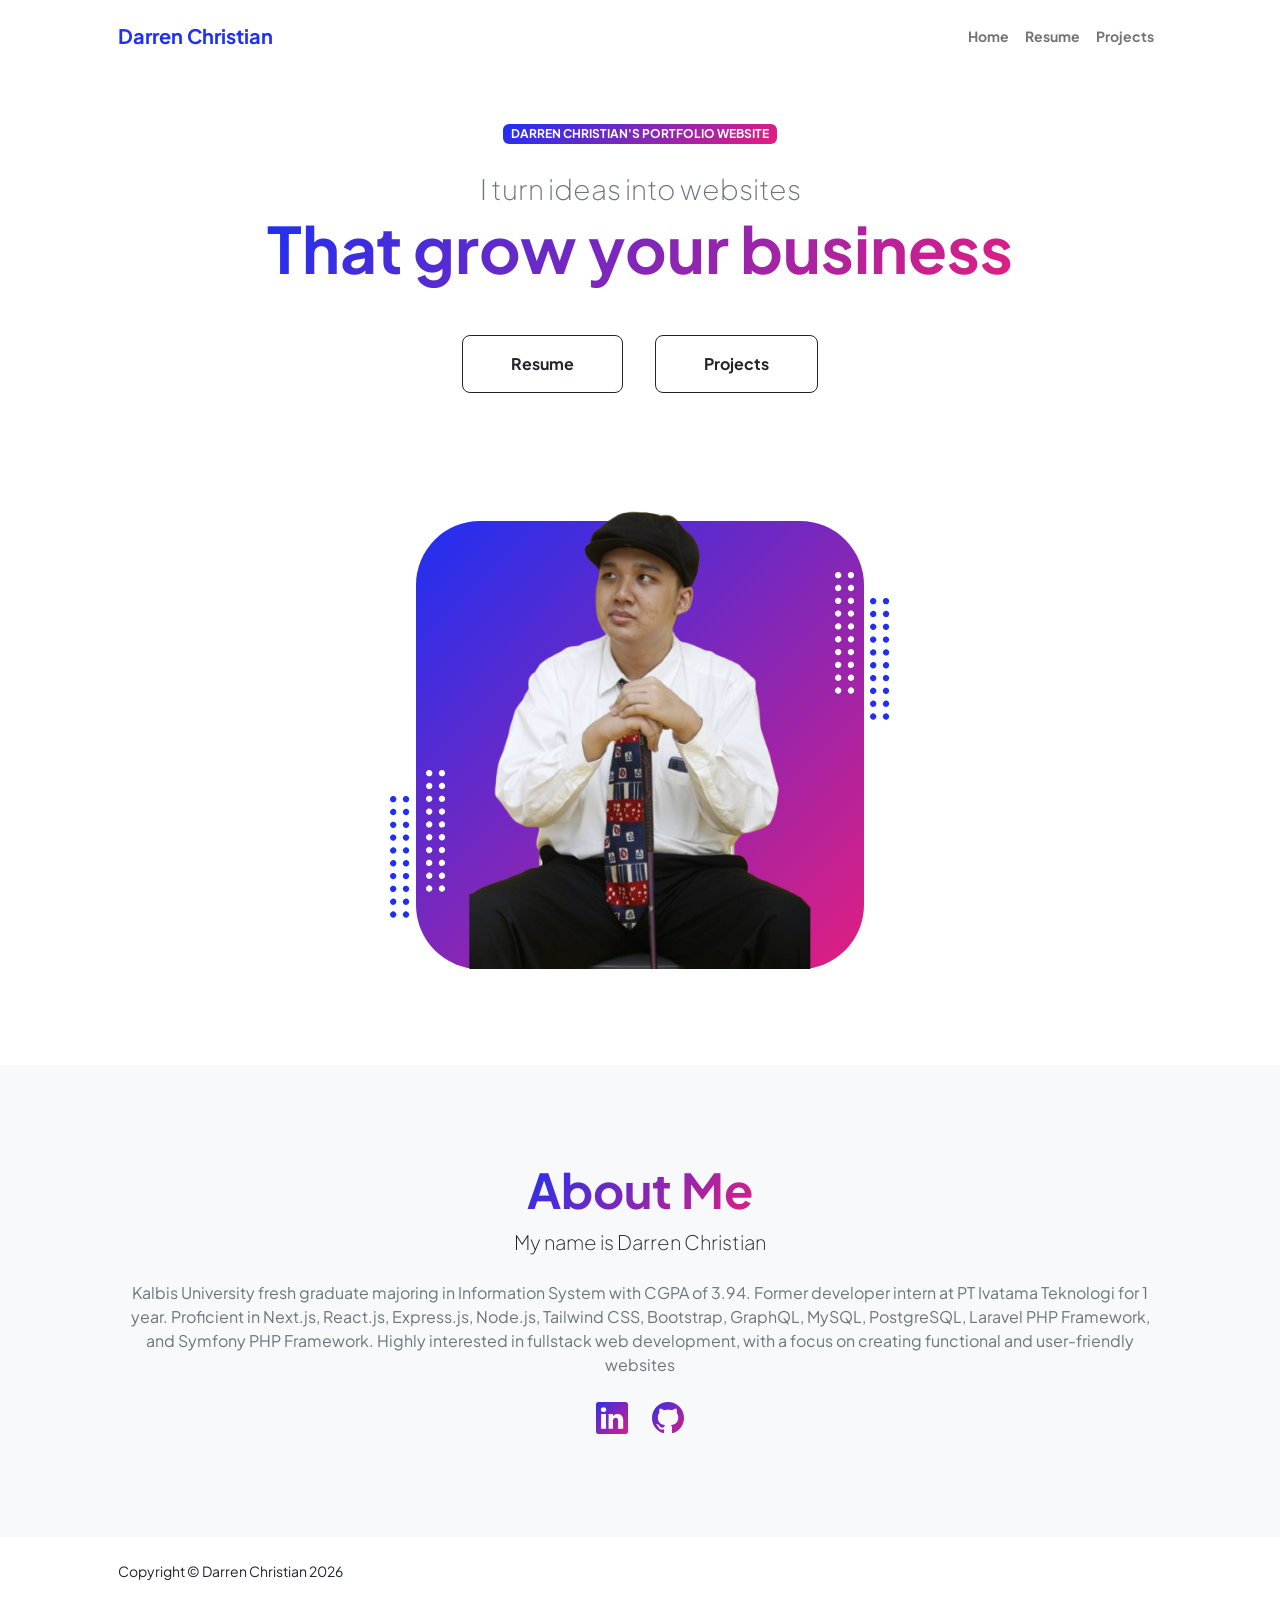
<file: index.html>
<!DOCTYPE html>
<html lang="en">
    <head>
        <meta charset="utf-8" />
        <meta name="viewport" content="width=device-width, initial-scale=1, shrink-to-fit=no" />
        <meta name="description" content="" />
        <meta name="author" content="" />
        <title>Darren's Portfolio Website</title>
        <!-- Favicon-->
        <link rel="icon" type="image/x-icon" href="assets/favicon.ico" />
        <!-- Custom Google font-->
        <link rel="preconnect" href="https://fonts.googleapis.com" />
        <link rel="preconnect" href="https://fonts.gstatic.com" crossorigin />
        <link href="https://fonts.googleapis.com/css2?family=Plus+Jakarta+Sans:wght@100;200;300;400;500;600;700;800;900&amp;display=swap" rel="stylesheet" />
        <!-- Bootstrap icons-->
        <link href="https://cdn.jsdelivr.net/npm/bootstrap-icons@1.8.1/font/bootstrap-icons.css" rel="stylesheet" />
        <!-- Core theme CSS (includes Bootstrap)-->
        <link href="css/styles.css" rel="stylesheet" />
    </head>
    <body class="d-flex flex-column h-100">
        <main class="flex-shrink-0">
            <!-- Navigation-->
            <nav class="navbar navbar-expand-lg navbar-light bg-white py-3">
                <div class="container px-5">
                    <a class="navbar-brand" href="index.html"><span class="fw-bolder text-primary">Darren Christian</span></a>
                    <button class="navbar-toggler" type="button" data-bs-toggle="collapse" data-bs-target="#navbarSupportedContent" aria-controls="navbarSupportedContent" aria-expanded="false" aria-label="Toggle navigation"><span class="navbar-toggler-icon"></span></button>
                    <div class="collapse navbar-collapse" id="navbarSupportedContent">
                        <ul class="navbar-nav ms-auto mb-2 mb-lg-0 small fw-bolder">
                            <li class="nav-item"><a class="nav-link" href="index.html">Home</a></li>
                            <li class="nav-item"><a class="nav-link" href="resume.html">Resume</a></li>
                            <li class="nav-item"><a class="nav-link" href="projects.html">Projects</a></li>
                            <!-- <li class="nav-item"><a class="nav-link" href="contact.html">Contact</a></li> -->
                        </ul>
                    </div>
                </div>
            </nav>
            <!-- Header-->
            <header class="py-5">
                <div class="container px-5 pb-5">
                    <div class="row gx-5 align-items-center">
                        <div class="col-xxl-5">
                            <!-- Header text content-->
                            <div class="text-center text-xxl-start">
                                <div class="badge bg-gradient-primary-to-secondary text-white mb-4"><div class="text-uppercase">Darren Christian's Portfolio Website</div></div>
                                <div class="fs-3 fw-light text-muted">I turn ideas into websites</div>
                                <h1 class="display-3 fw-bolder mb-5"><span class="text-gradient d-inline">That grow your business</span></h1>
                                <div class="d-grid gap-3 d-sm-flex justify-content-sm-center justify-content-xxl-start mb-3">
                                    <a class="btn btn-outline-dark btn-lg px-5 py-3 me-sm-3 fs-6 fw-bolder" href="resume.html">Resume</a>
                                    <a class="btn btn-outline-dark btn-lg px-5 py-3 fs-6 fw-bolder" href="projects.html">Projects</a>
                                </div>
                            </div>
                        </div>
                        <div class="col-xxl-7">
                            <!-- Header profile picture-->
                            <div class="d-flex justify-content-center mt-5 mt-xxl-0">
                                <div class="profile bg-gradient-primary-to-secondary">
                                    <!-- TIP: For best results, use a photo with a transparent background like the demo example below-->
                                    <!-- Watch a tutorial on how to do this on YouTube (link)-->
                                    <img class="profile-img" src="assets/profile-darren.png" alt="profile-darren" />
                                    <div class="dots-1">
                                        <!-- SVG Dots-->
                                        <svg version="1.1" xmlns="http://www.w3.org/2000/svg" xmlns:xlink="http://www.w3.org/1999/xlink" x="0px" y="0px" viewBox="0 0 191.6 1215.4" style="enable-background: new 0 0 191.6 1215.4" xml:space="preserve">
                                            <g transform="translate(0.000000,1280.000000) scale(0.100000,-0.100000)">
                                                <path d="M227.7,12788.6c-105-35-200-141-222-248c-43-206,163-412,369-369c155,32,275,190,260,339c-11,105-90,213-190,262        C383.7,12801.6,289.7,12808.6,227.7,12788.6z"></path>
                                                <path d="M1507.7,12788.6c-151-50-253-216-222-362c25-119,136-230,254-255c194-41,395,142,375,339c-11,105-90,213-190,262        C1663.7,12801.6,1569.7,12808.6,1507.7,12788.6z"></path>
                                                <path d="M227.7,11508.6c-105-35-200-141-222-248c-43-206,163-412,369-369c155,32,275,190,260,339c-11,105-90,213-190,262        C383.7,11521.6,289.7,11528.6,227.7,11508.6z"></path>
                                                <path d="M1507.7,11508.6c-151-50-253-216-222-362c25-119,136-230,254-255c194-41,395,142,375,339c-11,105-90,213-190,262        C1663.7,11521.6,1569.7,11528.6,1507.7,11508.6z"></path>
                                                <path d="M227.7,10228.6c-105-35-200-141-222-248c-43-206,163-412,369-369c155,32,275,190,260,339c-11,105-90,213-190,262        C383.7,10241.6,289.7,10248.6,227.7,10228.6z"></path>
                                                <path d="M1507.7,10228.6c-105-35-200-141-222-248c-43-206,163-412,369-369c155,32,275,190,260,339c-11,105-90,213-190,262        C1663.7,10241.6,1569.7,10248.6,1507.7,10228.6z"></path>
                                                <path d="M227.7,8948.6c-105-35-200-141-222-248c-43-206,163-412,369-369c155,32,275,190,260,339c-11,105-90,213-190,262        C383.7,8961.6,289.7,8968.6,227.7,8948.6z"></path>
                                                <path d="M1507.7,8948.6c-105-35-200-141-222-248c-43-206,163-412,369-369c155,32,275,190,260,339c-11,105-90,213-190,262        C1663.7,8961.6,1569.7,8968.6,1507.7,8948.6z"></path>
                                                <path d="M227.7,7668.6c-105-35-200-141-222-248c-43-206,163-412,369-369c155,32,275,190,260,339c-11,105-90,213-190,262        C383.7,7681.6,289.7,7688.6,227.7,7668.6z"></path>
                                                <path d="M1507.7,7668.6c-105-35-200-141-222-248c-43-206,163-412,369-369c155,32,275,190,260,339c-11,105-90,213-190,262        C1663.7,7681.6,1569.7,7688.6,1507.7,7668.6z"></path>
                                                <path d="M227.7,6388.6c-105-35-200-141-222-248c-43-206,163-412,369-369c155,32,275,190,260,339c-11,105-90,213-190,262        C383.7,6401.6,289.7,6408.6,227.7,6388.6z"></path>
                                                <path d="M1507.7,6388.6c-105-35-200-141-222-248c-43-206,163-412,369-369c155,32,275,190,260,339c-11,105-90,213-190,262        C1663.7,6401.6,1569.7,6408.6,1507.7,6388.6z"></path>
                                                <path d="M227.7,5108.6c-105-35-200-141-222-248c-43-206,163-412,369-369c155,32,275,190,260,339c-11,105-90,213-190,262        C383.7,5121.6,289.7,5128.6,227.7,5108.6z"></path>
                                                <path d="M1507.7,5108.6c-105-35-200-141-222-248c-43-206,163-412,369-369c155,32,275,190,260,339c-11,105-90,213-190,262        C1663.7,5121.6,1569.7,5128.6,1507.7,5108.6z"></path>
                                                <path d="M227.7,3828.6c-105-35-200-141-222-248c-43-206,163-412,369-369c155,32,275,190,260,339c-11,105-90,213-190,262        C383.7,3841.6,289.7,3848.6,227.7,3828.6z"></path>
                                                <path d="M1507.7,3828.6c-105-35-200-141-222-248c-43-206,163-412,369-369c155,32,275,190,260,339c-11,105-90,213-190,262        C1663.7,3841.6,1569.7,3848.6,1507.7,3828.6z"></path>
                                                <path d="M227.7,2548.6c-105-35-200-141-222-248c-43-206,163-412,369-369c155,32,275,190,260,339c-11,105-90,213-190,262        C383.7,2561.6,289.7,2568.6,227.7,2548.6z"></path>
                                                <path d="M1507.7,2548.6c-105-35-200-141-222-248c-43-206,163-412,369-369c155,32,275,190,260,339c-11,105-90,213-190,262        C1663.7,2561.6,1569.7,2568.6,1507.7,2548.6z"></path>
                                                <path d="M227.7,1268.6c-105-35-200-141-222-248c-43-206,163-412,369-369c155,32,275,190,260,339c-11,105-90,213-190,262        C383.7,1281.6,289.7,1288.6,227.7,1268.6z"></path>
                                                <path d="M1507.7,1268.6c-105-35-200-141-222-248c-43-206,163-412,369-369c155,32,275,190,260,339c-11,105-90,213-190,262        C1663.7,1281.6,1569.7,1288.6,1507.7,1268.6z"></path>
                                            </g>
                                        </svg>
                                        <!-- END of SVG dots-->
                                    </div>
                                    <div class="dots-2">
                                        <!-- SVG Dots-->
                                        <svg version="1.1" xmlns="http://www.w3.org/2000/svg" xmlns:xlink="http://www.w3.org/1999/xlink" x="0px" y="0px" viewBox="0 0 191.6 1215.4" style="enable-background: new 0 0 191.6 1215.4" xml:space="preserve">
                                            <g transform="translate(0.000000,1280.000000) scale(0.100000,-0.100000)">
                                                <path d="M227.7,12788.6c-105-35-200-141-222-248c-43-206,163-412,369-369c155,32,275,190,260,339c-11,105-90,213-190,262        C383.7,12801.6,289.7,12808.6,227.7,12788.6z"></path>
                                                <path d="M1507.7,12788.6c-151-50-253-216-222-362c25-119,136-230,254-255c194-41,395,142,375,339c-11,105-90,213-190,262        C1663.7,12801.6,1569.7,12808.6,1507.7,12788.6z"></path>
                                                <path d="M227.7,11508.6c-105-35-200-141-222-248c-43-206,163-412,369-369c155,32,275,190,260,339c-11,105-90,213-190,262        C383.7,11521.6,289.7,11528.6,227.7,11508.6z"></path>
                                                <path d="M1507.7,11508.6c-151-50-253-216-222-362c25-119,136-230,254-255c194-41,395,142,375,339c-11,105-90,213-190,262        C1663.7,11521.6,1569.7,11528.6,1507.7,11508.6z"></path>
                                                <path d="M227.7,10228.6c-105-35-200-141-222-248c-43-206,163-412,369-369c155,32,275,190,260,339c-11,105-90,213-190,262        C383.7,10241.6,289.7,10248.6,227.7,10228.6z"></path>
                                                <path d="M1507.7,10228.6c-105-35-200-141-222-248c-43-206,163-412,369-369c155,32,275,190,260,339c-11,105-90,213-190,262        C1663.7,10241.6,1569.7,10248.6,1507.7,10228.6z"></path>
                                                <path d="M227.7,8948.6c-105-35-200-141-222-248c-43-206,163-412,369-369c155,32,275,190,260,339c-11,105-90,213-190,262        C383.7,8961.6,289.7,8968.6,227.7,8948.6z"></path>
                                                <path d="M1507.7,8948.6c-105-35-200-141-222-248c-43-206,163-412,369-369c155,32,275,190,260,339c-11,105-90,213-190,262        C1663.7,8961.6,1569.7,8968.6,1507.7,8948.6z"></path>
                                                <path d="M227.7,7668.6c-105-35-200-141-222-248c-43-206,163-412,369-369c155,32,275,190,260,339c-11,105-90,213-190,262        C383.7,7681.6,289.7,7688.6,227.7,7668.6z"></path>
                                                <path d="M1507.7,7668.6c-105-35-200-141-222-248c-43-206,163-412,369-369c155,32,275,190,260,339c-11,105-90,213-190,262        C1663.7,7681.6,1569.7,7688.6,1507.7,7668.6z"></path>
                                                <path d="M227.7,6388.6c-105-35-200-141-222-248c-43-206,163-412,369-369c155,32,275,190,260,339c-11,105-90,213-190,262        C383.7,6401.6,289.7,6408.6,227.7,6388.6z"></path>
                                                <path d="M1507.7,6388.6c-105-35-200-141-222-248c-43-206,163-412,369-369c155,32,275,190,260,339c-11,105-90,213-190,262        C1663.7,6401.6,1569.7,6408.6,1507.7,6388.6z"></path>
                                                <path d="M227.7,5108.6c-105-35-200-141-222-248c-43-206,163-412,369-369c155,32,275,190,260,339c-11,105-90,213-190,262        C383.7,5121.6,289.7,5128.6,227.7,5108.6z"></path>
                                                <path d="M1507.7,5108.6c-105-35-200-141-222-248c-43-206,163-412,369-369c155,32,275,190,260,339c-11,105-90,213-190,262        C1663.7,5121.6,1569.7,5128.6,1507.7,5108.6z"></path>
                                                <path d="M227.7,3828.6c-105-35-200-141-222-248c-43-206,163-412,369-369c155,32,275,190,260,339c-11,105-90,213-190,262        C383.7,3841.6,289.7,3848.6,227.7,3828.6z"></path>
                                                <path d="M1507.7,3828.6c-105-35-200-141-222-248c-43-206,163-412,369-369c155,32,275,190,260,339c-11,105-90,213-190,262        C1663.7,3841.6,1569.7,3848.6,1507.7,3828.6z"></path>
                                                <path d="M227.7,2548.6c-105-35-200-141-222-248c-43-206,163-412,369-369c155,32,275,190,260,339c-11,105-90,213-190,262        C383.7,2561.6,289.7,2568.6,227.7,2548.6z"></path>
                                                <path d="M1507.7,2548.6c-105-35-200-141-222-248c-43-206,163-412,369-369c155,32,275,190,260,339c-11,105-90,213-190,262        C1663.7,2561.6,1569.7,2568.6,1507.7,2548.6z"></path>
                                                <path d="M227.7,1268.6c-105-35-200-141-222-248c-43-206,163-412,369-369c155,32,275,190,260,339c-11,105-90,213-190,262        C383.7,1281.6,289.7,1288.6,227.7,1268.6z"></path>
                                                <path d="M1507.7,1268.6c-105-35-200-141-222-248c-43-206,163-412,369-369c155,32,275,190,260,339c-11,105-90,213-190,262        C1663.7,1281.6,1569.7,1288.6,1507.7,1268.6z"></path>
                                            </g>
                                        </svg>
                                        <!-- END of SVG dots-->
                                    </div>
                                    <div class="dots-3">
                                        <!-- SVG Dots-->
                                        <svg version="1.1" xmlns="http://www.w3.org/2000/svg" xmlns:xlink="http://www.w3.org/1999/xlink" x="0px" y="0px" viewBox="0 0 191.6 1215.4" style="enable-background: new 0 0 191.6 1215.4" xml:space="preserve">
                                            <g transform="translate(0.000000,1280.000000) scale(0.100000,-0.100000)">
                                                <path d="M227.7,12788.6c-105-35-200-141-222-248c-43-206,163-412,369-369c155,32,275,190,260,339c-11,105-90,213-190,262        C383.7,12801.6,289.7,12808.6,227.7,12788.6z"></path>
                                                <path d="M1507.7,12788.6c-151-50-253-216-222-362c25-119,136-230,254-255c194-41,395,142,375,339c-11,105-90,213-190,262        C1663.7,12801.6,1569.7,12808.6,1507.7,12788.6z"></path>
                                                <path d="M227.7,11508.6c-105-35-200-141-222-248c-43-206,163-412,369-369c155,32,275,190,260,339c-11,105-90,213-190,262        C383.7,11521.6,289.7,11528.6,227.7,11508.6z"></path>
                                                <path d="M1507.7,11508.6c-151-50-253-216-222-362c25-119,136-230,254-255c194-41,395,142,375,339c-11,105-90,213-190,262        C1663.7,11521.6,1569.7,11528.6,1507.7,11508.6z"></path>
                                                <path d="M227.7,10228.6c-105-35-200-141-222-248c-43-206,163-412,369-369c155,32,275,190,260,339c-11,105-90,213-190,262        C383.7,10241.6,289.7,10248.6,227.7,10228.6z"></path>
                                                <path d="M1507.7,10228.6c-105-35-200-141-222-248c-43-206,163-412,369-369c155,32,275,190,260,339c-11,105-90,213-190,262        C1663.7,10241.6,1569.7,10248.6,1507.7,10228.6z"></path>
                                                <path d="M227.7,8948.6c-105-35-200-141-222-248c-43-206,163-412,369-369c155,32,275,190,260,339c-11,105-90,213-190,262        C383.7,8961.6,289.7,8968.6,227.7,8948.6z"></path>
                                                <path d="M1507.7,8948.6c-105-35-200-141-222-248c-43-206,163-412,369-369c155,32,275,190,260,339c-11,105-90,213-190,262        C1663.7,8961.6,1569.7,8968.6,1507.7,8948.6z"></path>
                                                <path d="M227.7,7668.6c-105-35-200-141-222-248c-43-206,163-412,369-369c155,32,275,190,260,339c-11,105-90,213-190,262        C383.7,7681.6,289.7,7688.6,227.7,7668.6z"></path>
                                                <path d="M1507.7,7668.6c-105-35-200-141-222-248c-43-206,163-412,369-369c155,32,275,190,260,339c-11,105-90,213-190,262        C1663.7,7681.6,1569.7,7688.6,1507.7,7668.6z"></path>
                                                <path d="M227.7,6388.6c-105-35-200-141-222-248c-43-206,163-412,369-369c155,32,275,190,260,339c-11,105-90,213-190,262        C383.7,6401.6,289.7,6408.6,227.7,6388.6z"></path>
                                                <path d="M1507.7,6388.6c-105-35-200-141-222-248c-43-206,163-412,369-369c155,32,275,190,260,339c-11,105-90,213-190,262        C1663.7,6401.6,1569.7,6408.6,1507.7,6388.6z"></path>
                                                <path d="M227.7,5108.6c-105-35-200-141-222-248c-43-206,163-412,369-369c155,32,275,190,260,339c-11,105-90,213-190,262        C383.7,5121.6,289.7,5128.6,227.7,5108.6z"></path>
                                                <path d="M1507.7,5108.6c-105-35-200-141-222-248c-43-206,163-412,369-369c155,32,275,190,260,339c-11,105-90,213-190,262        C1663.7,5121.6,1569.7,5128.6,1507.7,5108.6z"></path>
                                                <path d="M227.7,3828.6c-105-35-200-141-222-248c-43-206,163-412,369-369c155,32,275,190,260,339c-11,105-90,213-190,262        C383.7,3841.6,289.7,3848.6,227.7,3828.6z"></path>
                                                <path d="M1507.7,3828.6c-105-35-200-141-222-248c-43-206,163-412,369-369c155,32,275,190,260,339c-11,105-90,213-190,262        C1663.7,3841.6,1569.7,3848.6,1507.7,3828.6z"></path>
                                                <path d="M227.7,2548.6c-105-35-200-141-222-248c-43-206,163-412,369-369c155,32,275,190,260,339c-11,105-90,213-190,262        C383.7,2561.6,289.7,2568.6,227.7,2548.6z"></path>
                                                <path d="M1507.7,2548.6c-105-35-200-141-222-248c-43-206,163-412,369-369c155,32,275,190,260,339c-11,105-90,213-190,262        C1663.7,2561.6,1569.7,2568.6,1507.7,2548.6z"></path>
                                                <path d="M227.7,1268.6c-105-35-200-141-222-248c-43-206,163-412,369-369c155,32,275,190,260,339c-11,105-90,213-190,262        C383.7,1281.6,289.7,1288.6,227.7,1268.6z"></path>
                                                <path d="M1507.7,1268.6c-105-35-200-141-222-248c-43-206,163-412,369-369c155,32,275,190,260,339c-11,105-90,213-190,262        C1663.7,1281.6,1569.7,1288.6,1507.7,1268.6z"></path>
                                            </g>
                                        </svg>
                                        <!-- END of SVG dots-->
                                    </div>
                                    <div class="dots-4">
                                        <!-- SVG Dots-->
                                        <svg version="1.1" xmlns="http://www.w3.org/2000/svg" xmlns:xlink="http://www.w3.org/1999/xlink" x="0px" y="0px" viewBox="0 0 191.6 1215.4" style="enable-background: new 0 0 191.6 1215.4" xml:space="preserve">
                                            <g transform="translate(0.000000,1280.000000) scale(0.100000,-0.100000)">
                                                <path d="M227.7,12788.6c-105-35-200-141-222-248c-43-206,163-412,369-369c155,32,275,190,260,339c-11,105-90,213-190,262        C383.7,12801.6,289.7,12808.6,227.7,12788.6z"></path>
                                                <path d="M1507.7,12788.6c-151-50-253-216-222-362c25-119,136-230,254-255c194-41,395,142,375,339c-11,105-90,213-190,262        C1663.7,12801.6,1569.7,12808.6,1507.7,12788.6z"></path>
                                                <path d="M227.7,11508.6c-105-35-200-141-222-248c-43-206,163-412,369-369c155,32,275,190,260,339c-11,105-90,213-190,262        C383.7,11521.6,289.7,11528.6,227.7,11508.6z"></path>
                                                <path d="M1507.7,11508.6c-151-50-253-216-222-362c25-119,136-230,254-255c194-41,395,142,375,339c-11,105-90,213-190,262        C1663.7,11521.6,1569.7,11528.6,1507.7,11508.6z"></path>
                                                <path d="M227.7,10228.6c-105-35-200-141-222-248c-43-206,163-412,369-369c155,32,275,190,260,339c-11,105-90,213-190,262        C383.7,10241.6,289.7,10248.6,227.7,10228.6z"></path>
                                                <path d="M1507.7,10228.6c-105-35-200-141-222-248c-43-206,163-412,369-369c155,32,275,190,260,339c-11,105-90,213-190,262        C1663.7,10241.6,1569.7,10248.6,1507.7,10228.6z"></path>
                                                <path d="M227.7,8948.6c-105-35-200-141-222-248c-43-206,163-412,369-369c155,32,275,190,260,339c-11,105-90,213-190,262        C383.7,8961.6,289.7,8968.6,227.7,8948.6z"></path>
                                                <path d="M1507.7,8948.6c-105-35-200-141-222-248c-43-206,163-412,369-369c155,32,275,190,260,339c-11,105-90,213-190,262        C1663.7,8961.6,1569.7,8968.6,1507.7,8948.6z"></path>
                                                <path d="M227.7,7668.6c-105-35-200-141-222-248c-43-206,163-412,369-369c155,32,275,190,260,339c-11,105-90,213-190,262        C383.7,7681.6,289.7,7688.6,227.7,7668.6z"></path>
                                                <path d="M1507.7,7668.6c-105-35-200-141-222-248c-43-206,163-412,369-369c155,32,275,190,260,339c-11,105-90,213-190,262        C1663.7,7681.6,1569.7,7688.6,1507.7,7668.6z"></path>
                                                <path d="M227.7,6388.6c-105-35-200-141-222-248c-43-206,163-412,369-369c155,32,275,190,260,339c-11,105-90,213-190,262        C383.7,6401.6,289.7,6408.6,227.7,6388.6z"></path>
                                                <path d="M1507.7,6388.6c-105-35-200-141-222-248c-43-206,163-412,369-369c155,32,275,190,260,339c-11,105-90,213-190,262        C1663.7,6401.6,1569.7,6408.6,1507.7,6388.6z"></path>
                                                <path d="M227.7,5108.6c-105-35-200-141-222-248c-43-206,163-412,369-369c155,32,275,190,260,339c-11,105-90,213-190,262        C383.7,5121.6,289.7,5128.6,227.7,5108.6z"></path>
                                                <path d="M1507.7,5108.6c-105-35-200-141-222-248c-43-206,163-412,369-369c155,32,275,190,260,339c-11,105-90,213-190,262        C1663.7,5121.6,1569.7,5128.6,1507.7,5108.6z"></path>
                                                <path d="M227.7,3828.6c-105-35-200-141-222-248c-43-206,163-412,369-369c155,32,275,190,260,339c-11,105-90,213-190,262        C383.7,3841.6,289.7,3848.6,227.7,3828.6z"></path>
                                                <path d="M1507.7,3828.6c-105-35-200-141-222-248c-43-206,163-412,369-369c155,32,275,190,260,339c-11,105-90,213-190,262        C1663.7,3841.6,1569.7,3848.6,1507.7,3828.6z"></path>
                                                <path d="M227.7,2548.6c-105-35-200-141-222-248c-43-206,163-412,369-369c155,32,275,190,260,339c-11,105-90,213-190,262        C383.7,2561.6,289.7,2568.6,227.7,2548.6z"></path>
                                                <path d="M1507.7,2548.6c-105-35-200-141-222-248c-43-206,163-412,369-369c155,32,275,190,260,339c-11,105-90,213-190,262        C1663.7,2561.6,1569.7,2568.6,1507.7,2548.6z"></path>
                                                <path d="M227.7,1268.6c-105-35-200-141-222-248c-43-206,163-412,369-369c155,32,275,190,260,339c-11,105-90,213-190,262        C383.7,1281.6,289.7,1288.6,227.7,1268.6z"></path>
                                                <path d="M1507.7,1268.6c-105-35-200-141-222-248c-43-206,163-412,369-369c155,32,275,190,260,339c-11,105-90,213-190,262        C1663.7,1281.6,1569.7,1288.6,1507.7,1268.6z"></path>
                                            </g>
                                        </svg>
                                        <!-- END of SVG dots-->
                                    </div>
                                </div>
                            </div>
                        </div>
                    </div>
                </div>
            </header>
            <!-- About Section-->
            <section class="bg-light py-5">
                <div class="container px-5">
                    <div class="row gx-5 justify-content-center">
                        <div class="col-xxl-8">
                            <div class="text-center my-5">
                                <h2 class="display-5 fw-bolder"><span class="text-gradient d-inline">About Me</span></h2>
                                <p class="lead fw-light mb-4">My name is Darren Christian</p>
                                <p class="text-muted">
                                    Kalbis University fresh graduate majoring in Information System with CGPA of 3.94. Former developer intern at PT Ivatama Teknologi for 1 year. Proficient in Next.js, React.js, Express.js, Node.js, Tailwind CSS, Bootstrap, GraphQL, MySQL, PostgreSQL, Laravel PHP Framework, and Symfony PHP Framework. Highly interested in fullstack web development, with a focus on creating functional and user-friendly websites
                                </p>
                                <div class="d-flex justify-content-center fs-2 gap-4">
                                    <!-- <a class="text-gradient" href="https://www.instagram.com/dionisiusdarren?igsh=MXJ5bWg5M3Q1YXpvYQ=="><i class="bi bi-instagram"></i></a> -->
                                    <a class="text-gradient" href="https://www.linkedin.com/in/darren-christian-20338b23b?utm_source=share&utm_campaign=share_via&utm_content=profile&utm_medium=android_app"><i class="bi bi-linkedin"></i></a>
                                    <a class="text-gradient" href="https://github.com/darrenchrist2"><i class="bi bi-github"></i></a>
                                </div>
                            </div>
                        </div>
                    </div>
                </div>
            </section>
        </main>
        <!-- Footer-->
        <footer class="bg-white py-4 mt-auto">
            <div class="container px-5">
                <div class="row align-items-center justify-content-between flex-column flex-sm-row">
                    <div class="col-auto"><div class="small m-0">Copyright &copy; Darren Christian 2026</div></div>
                    <div class="col-auto">
                        <!-- <a class="small" href="#!">Privacy</a>
                        <span class="mx-1">&middot;</span>
                        <a class="small" href="#!">Terms</a>
                        <span class="mx-1">&middot;</span>
                        <a class="small" href="#!">Contact</a> -->
                    </div>
                </div>
            </div>
        </footer>
        <!-- Bootstrap core JS-->
        <script src="https://cdn.jsdelivr.net/npm/bootstrap@5.2.3/dist/js/bootstrap.bundle.min.js"></script>
        <!-- Core theme JS-->
        <script src="js/scripts.js"></script>
    </body>
</html>
</file>
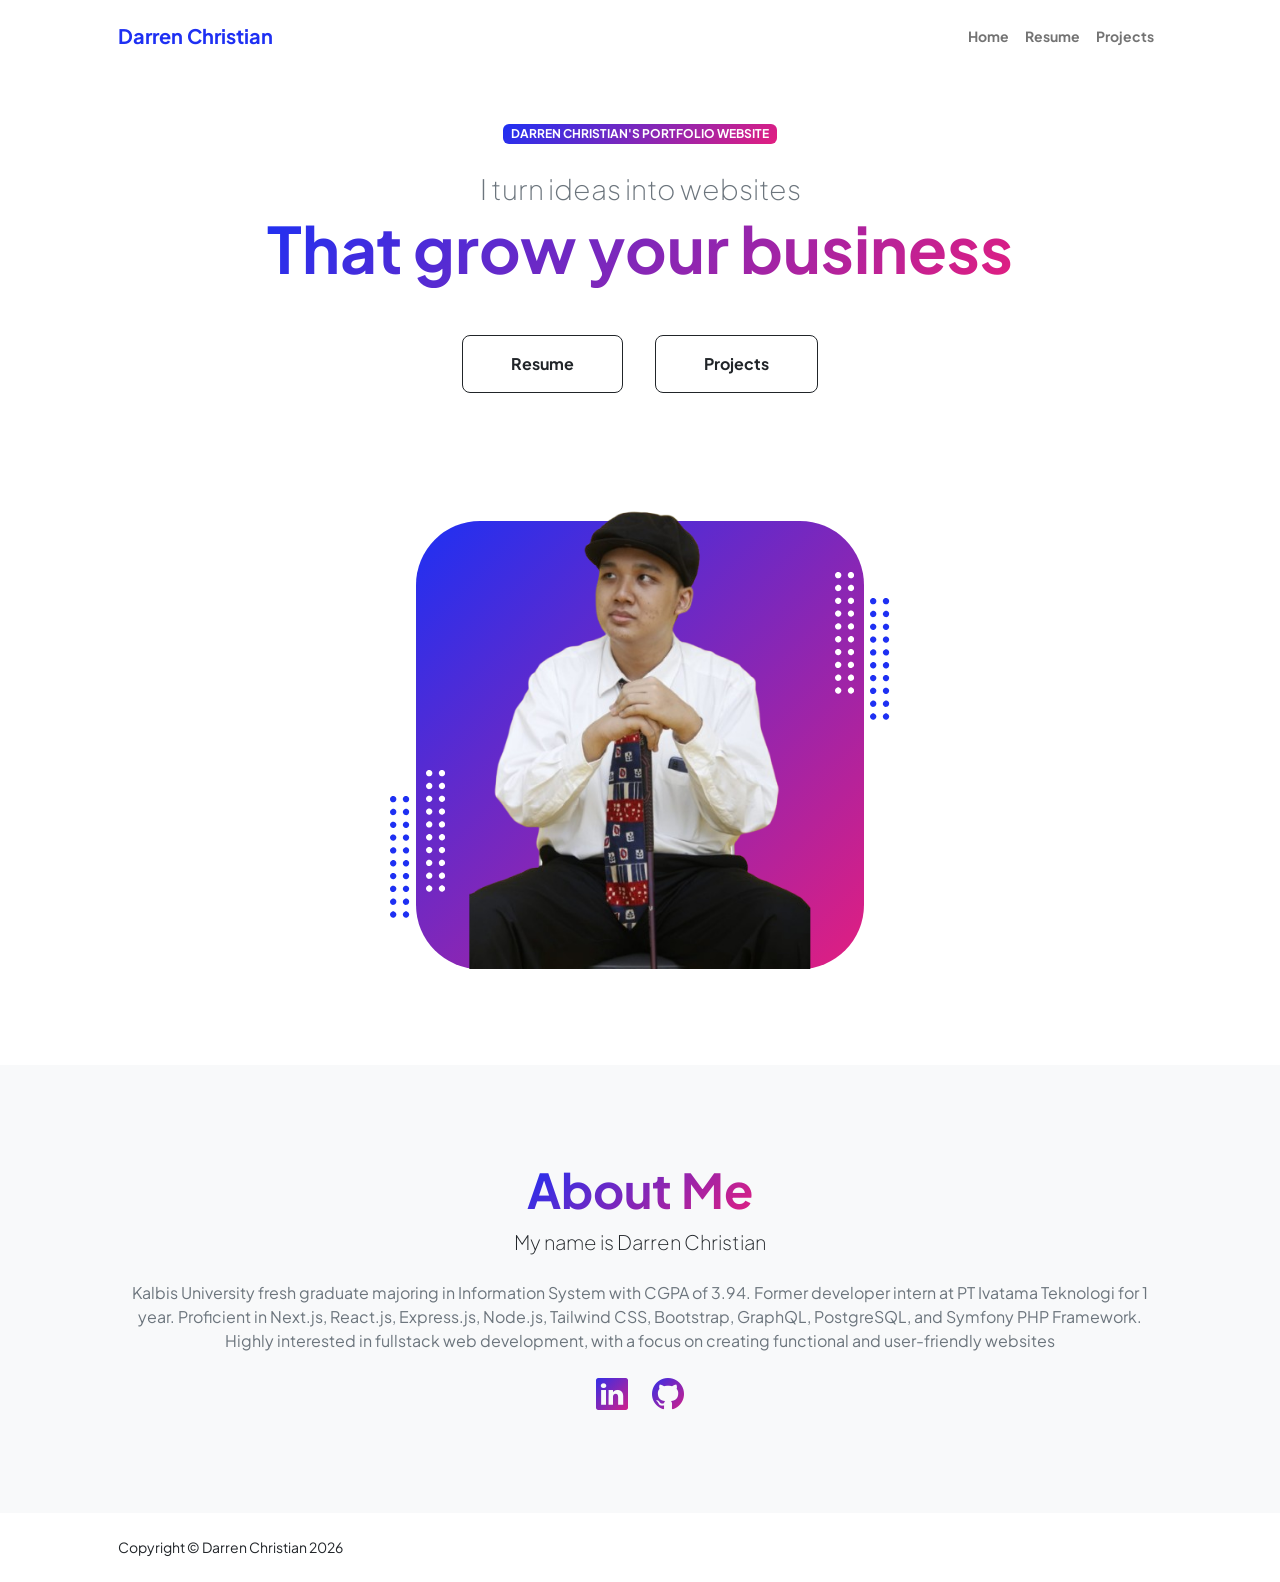
<file: startbootstrap-personal-gh-pages/index.html>
<!DOCTYPE html>
<html lang="en">
    <head>
        <meta charset="utf-8" />
        <meta name="viewport" content="width=device-width, initial-scale=1, shrink-to-fit=no" />
        <meta name="description" content="" />
        <meta name="author" content="" />
        <title>Darren's Portfolio Website</title>
        <!-- Favicon-->
        <link rel="icon" type="image/x-icon" href="assets/favicon.ico" />
        <!-- Custom Google font-->
        <link rel="preconnect" href="https://fonts.googleapis.com" />
        <link rel="preconnect" href="https://fonts.gstatic.com" crossorigin />
        <link href="https://fonts.googleapis.com/css2?family=Plus+Jakarta+Sans:wght@100;200;300;400;500;600;700;800;900&amp;display=swap" rel="stylesheet" />
        <!-- Bootstrap icons-->
        <link href="https://cdn.jsdelivr.net/npm/bootstrap-icons@1.8.1/font/bootstrap-icons.css" rel="stylesheet" />
        <!-- Core theme CSS (includes Bootstrap)-->
        <link href="css/styles.css" rel="stylesheet" />
    </head>
    <body class="d-flex flex-column h-100">
        <main class="flex-shrink-0">
            <!-- Navigation-->
            <nav class="navbar navbar-expand-lg navbar-light bg-white py-3">
                <div class="container px-5">
                    <a class="navbar-brand" href="index.html"><span class="fw-bolder text-primary">Darren Christian</span></a>
                    <button class="navbar-toggler" type="button" data-bs-toggle="collapse" data-bs-target="#navbarSupportedContent" aria-controls="navbarSupportedContent" aria-expanded="false" aria-label="Toggle navigation"><span class="navbar-toggler-icon"></span></button>
                    <div class="collapse navbar-collapse" id="navbarSupportedContent">
                        <ul class="navbar-nav ms-auto mb-2 mb-lg-0 small fw-bolder">
                            <li class="nav-item"><a class="nav-link" href="index.html">Home</a></li>
                            <li class="nav-item"><a class="nav-link" href="resume.html">Resume</a></li>
                            <li class="nav-item"><a class="nav-link" href="projects.html">Projects</a></li>
                            <!-- <li class="nav-item"><a class="nav-link" href="contact.html">Contact</a></li> -->
                        </ul>
                    </div>
                </div>
            </nav>
            <!-- Header-->
            <header class="py-5">
                <div class="container px-5 pb-5">
                    <div class="row gx-5 align-items-center">
                        <div class="col-xxl-5">
                            <!-- Header text content-->
                            <div class="text-center text-xxl-start">
                                <div class="badge bg-gradient-primary-to-secondary text-white mb-4"><div class="text-uppercase">Darren Christian's Portfolio Website</div></div>
                                <div class="fs-3 fw-light text-muted">I turn ideas into websites</div>
                                <h1 class="display-3 fw-bolder mb-5"><span class="text-gradient d-inline">That grow your business</span></h1>
                                <div class="d-grid gap-3 d-sm-flex justify-content-sm-center justify-content-xxl-start mb-3">
                                    <a class="btn btn-outline-dark btn-lg px-5 py-3 me-sm-3 fs-6 fw-bolder" href="resume.html">Resume</a>
                                    <a class="btn btn-outline-dark btn-lg px-5 py-3 fs-6 fw-bolder" href="projects.html">Projects</a>
                                </div>
                            </div>
                        </div>
                        <div class="col-xxl-7">
                            <!-- Header profile picture-->
                            <div class="d-flex justify-content-center mt-5 mt-xxl-0">
                                <div class="profile bg-gradient-primary-to-secondary">
                                    <!-- TIP: For best results, use a photo with a transparent background like the demo example below-->
                                    <!-- Watch a tutorial on how to do this on YouTube (link)-->
                                    <img class="profile-img" src="assets/profile-darren.png" alt="profile-darren" />
                                    <div class="dots-1">
                                        <!-- SVG Dots-->
                                        <svg version="1.1" xmlns="http://www.w3.org/2000/svg" xmlns:xlink="http://www.w3.org/1999/xlink" x="0px" y="0px" viewBox="0 0 191.6 1215.4" style="enable-background: new 0 0 191.6 1215.4" xml:space="preserve">
                                            <g transform="translate(0.000000,1280.000000) scale(0.100000,-0.100000)">
                                                <path d="M227.7,12788.6c-105-35-200-141-222-248c-43-206,163-412,369-369c155,32,275,190,260,339c-11,105-90,213-190,262        C383.7,12801.6,289.7,12808.6,227.7,12788.6z"></path>
                                                <path d="M1507.7,12788.6c-151-50-253-216-222-362c25-119,136-230,254-255c194-41,395,142,375,339c-11,105-90,213-190,262        C1663.7,12801.6,1569.7,12808.6,1507.7,12788.6z"></path>
                                                <path d="M227.7,11508.6c-105-35-200-141-222-248c-43-206,163-412,369-369c155,32,275,190,260,339c-11,105-90,213-190,262        C383.7,11521.6,289.7,11528.6,227.7,11508.6z"></path>
                                                <path d="M1507.7,11508.6c-151-50-253-216-222-362c25-119,136-230,254-255c194-41,395,142,375,339c-11,105-90,213-190,262        C1663.7,11521.6,1569.7,11528.6,1507.7,11508.6z"></path>
                                                <path d="M227.7,10228.6c-105-35-200-141-222-248c-43-206,163-412,369-369c155,32,275,190,260,339c-11,105-90,213-190,262        C383.7,10241.6,289.7,10248.6,227.7,10228.6z"></path>
                                                <path d="M1507.7,10228.6c-105-35-200-141-222-248c-43-206,163-412,369-369c155,32,275,190,260,339c-11,105-90,213-190,262        C1663.7,10241.6,1569.7,10248.6,1507.7,10228.6z"></path>
                                                <path d="M227.7,8948.6c-105-35-200-141-222-248c-43-206,163-412,369-369c155,32,275,190,260,339c-11,105-90,213-190,262        C383.7,8961.6,289.7,8968.6,227.7,8948.6z"></path>
                                                <path d="M1507.7,8948.6c-105-35-200-141-222-248c-43-206,163-412,369-369c155,32,275,190,260,339c-11,105-90,213-190,262        C1663.7,8961.6,1569.7,8968.6,1507.7,8948.6z"></path>
                                                <path d="M227.7,7668.6c-105-35-200-141-222-248c-43-206,163-412,369-369c155,32,275,190,260,339c-11,105-90,213-190,262        C383.7,7681.6,289.7,7688.6,227.7,7668.6z"></path>
                                                <path d="M1507.7,7668.6c-105-35-200-141-222-248c-43-206,163-412,369-369c155,32,275,190,260,339c-11,105-90,213-190,262        C1663.7,7681.6,1569.7,7688.6,1507.7,7668.6z"></path>
                                                <path d="M227.7,6388.6c-105-35-200-141-222-248c-43-206,163-412,369-369c155,32,275,190,260,339c-11,105-90,213-190,262        C383.7,6401.6,289.7,6408.6,227.7,6388.6z"></path>
                                                <path d="M1507.7,6388.6c-105-35-200-141-222-248c-43-206,163-412,369-369c155,32,275,190,260,339c-11,105-90,213-190,262        C1663.7,6401.6,1569.7,6408.6,1507.7,6388.6z"></path>
                                                <path d="M227.7,5108.6c-105-35-200-141-222-248c-43-206,163-412,369-369c155,32,275,190,260,339c-11,105-90,213-190,262        C383.7,5121.6,289.7,5128.6,227.7,5108.6z"></path>
                                                <path d="M1507.7,5108.6c-105-35-200-141-222-248c-43-206,163-412,369-369c155,32,275,190,260,339c-11,105-90,213-190,262        C1663.7,5121.6,1569.7,5128.6,1507.7,5108.6z"></path>
                                                <path d="M227.7,3828.6c-105-35-200-141-222-248c-43-206,163-412,369-369c155,32,275,190,260,339c-11,105-90,213-190,262        C383.7,3841.6,289.7,3848.6,227.7,3828.6z"></path>
                                                <path d="M1507.7,3828.6c-105-35-200-141-222-248c-43-206,163-412,369-369c155,32,275,190,260,339c-11,105-90,213-190,262        C1663.7,3841.6,1569.7,3848.6,1507.7,3828.6z"></path>
                                                <path d="M227.7,2548.6c-105-35-200-141-222-248c-43-206,163-412,369-369c155,32,275,190,260,339c-11,105-90,213-190,262        C383.7,2561.6,289.7,2568.6,227.7,2548.6z"></path>
                                                <path d="M1507.7,2548.6c-105-35-200-141-222-248c-43-206,163-412,369-369c155,32,275,190,260,339c-11,105-90,213-190,262        C1663.7,2561.6,1569.7,2568.6,1507.7,2548.6z"></path>
                                                <path d="M227.7,1268.6c-105-35-200-141-222-248c-43-206,163-412,369-369c155,32,275,190,260,339c-11,105-90,213-190,262        C383.7,1281.6,289.7,1288.6,227.7,1268.6z"></path>
                                                <path d="M1507.7,1268.6c-105-35-200-141-222-248c-43-206,163-412,369-369c155,32,275,190,260,339c-11,105-90,213-190,262        C1663.7,1281.6,1569.7,1288.6,1507.7,1268.6z"></path>
                                            </g>
                                        </svg>
                                        <!-- END of SVG dots-->
                                    </div>
                                    <div class="dots-2">
                                        <!-- SVG Dots-->
                                        <svg version="1.1" xmlns="http://www.w3.org/2000/svg" xmlns:xlink="http://www.w3.org/1999/xlink" x="0px" y="0px" viewBox="0 0 191.6 1215.4" style="enable-background: new 0 0 191.6 1215.4" xml:space="preserve">
                                            <g transform="translate(0.000000,1280.000000) scale(0.100000,-0.100000)">
                                                <path d="M227.7,12788.6c-105-35-200-141-222-248c-43-206,163-412,369-369c155,32,275,190,260,339c-11,105-90,213-190,262        C383.7,12801.6,289.7,12808.6,227.7,12788.6z"></path>
                                                <path d="M1507.7,12788.6c-151-50-253-216-222-362c25-119,136-230,254-255c194-41,395,142,375,339c-11,105-90,213-190,262        C1663.7,12801.6,1569.7,12808.6,1507.7,12788.6z"></path>
                                                <path d="M227.7,11508.6c-105-35-200-141-222-248c-43-206,163-412,369-369c155,32,275,190,260,339c-11,105-90,213-190,262        C383.7,11521.6,289.7,11528.6,227.7,11508.6z"></path>
                                                <path d="M1507.7,11508.6c-151-50-253-216-222-362c25-119,136-230,254-255c194-41,395,142,375,339c-11,105-90,213-190,262        C1663.7,11521.6,1569.7,11528.6,1507.7,11508.6z"></path>
                                                <path d="M227.7,10228.6c-105-35-200-141-222-248c-43-206,163-412,369-369c155,32,275,190,260,339c-11,105-90,213-190,262        C383.7,10241.6,289.7,10248.6,227.7,10228.6z"></path>
                                                <path d="M1507.7,10228.6c-105-35-200-141-222-248c-43-206,163-412,369-369c155,32,275,190,260,339c-11,105-90,213-190,262        C1663.7,10241.6,1569.7,10248.6,1507.7,10228.6z"></path>
                                                <path d="M227.7,8948.6c-105-35-200-141-222-248c-43-206,163-412,369-369c155,32,275,190,260,339c-11,105-90,213-190,262        C383.7,8961.6,289.7,8968.6,227.7,8948.6z"></path>
                                                <path d="M1507.7,8948.6c-105-35-200-141-222-248c-43-206,163-412,369-369c155,32,275,190,260,339c-11,105-90,213-190,262        C1663.7,8961.6,1569.7,8968.6,1507.7,8948.6z"></path>
                                                <path d="M227.7,7668.6c-105-35-200-141-222-248c-43-206,163-412,369-369c155,32,275,190,260,339c-11,105-90,213-190,262        C383.7,7681.6,289.7,7688.6,227.7,7668.6z"></path>
                                                <path d="M1507.7,7668.6c-105-35-200-141-222-248c-43-206,163-412,369-369c155,32,275,190,260,339c-11,105-90,213-190,262        C1663.7,7681.6,1569.7,7688.6,1507.7,7668.6z"></path>
                                                <path d="M227.7,6388.6c-105-35-200-141-222-248c-43-206,163-412,369-369c155,32,275,190,260,339c-11,105-90,213-190,262        C383.7,6401.6,289.7,6408.6,227.7,6388.6z"></path>
                                                <path d="M1507.7,6388.6c-105-35-200-141-222-248c-43-206,163-412,369-369c155,32,275,190,260,339c-11,105-90,213-190,262        C1663.7,6401.6,1569.7,6408.6,1507.7,6388.6z"></path>
                                                <path d="M227.7,5108.6c-105-35-200-141-222-248c-43-206,163-412,369-369c155,32,275,190,260,339c-11,105-90,213-190,262        C383.7,5121.6,289.7,5128.6,227.7,5108.6z"></path>
                                                <path d="M1507.7,5108.6c-105-35-200-141-222-248c-43-206,163-412,369-369c155,32,275,190,260,339c-11,105-90,213-190,262        C1663.7,5121.6,1569.7,5128.6,1507.7,5108.6z"></path>
                                                <path d="M227.7,3828.6c-105-35-200-141-222-248c-43-206,163-412,369-369c155,32,275,190,260,339c-11,105-90,213-190,262        C383.7,3841.6,289.7,3848.6,227.7,3828.6z"></path>
                                                <path d="M1507.7,3828.6c-105-35-200-141-222-248c-43-206,163-412,369-369c155,32,275,190,260,339c-11,105-90,213-190,262        C1663.7,3841.6,1569.7,3848.6,1507.7,3828.6z"></path>
                                                <path d="M227.7,2548.6c-105-35-200-141-222-248c-43-206,163-412,369-369c155,32,275,190,260,339c-11,105-90,213-190,262        C383.7,2561.6,289.7,2568.6,227.7,2548.6z"></path>
                                                <path d="M1507.7,2548.6c-105-35-200-141-222-248c-43-206,163-412,369-369c155,32,275,190,260,339c-11,105-90,213-190,262        C1663.7,2561.6,1569.7,2568.6,1507.7,2548.6z"></path>
                                                <path d="M227.7,1268.6c-105-35-200-141-222-248c-43-206,163-412,369-369c155,32,275,190,260,339c-11,105-90,213-190,262        C383.7,1281.6,289.7,1288.6,227.7,1268.6z"></path>
                                                <path d="M1507.7,1268.6c-105-35-200-141-222-248c-43-206,163-412,369-369c155,32,275,190,260,339c-11,105-90,213-190,262        C1663.7,1281.6,1569.7,1288.6,1507.7,1268.6z"></path>
                                            </g>
                                        </svg>
                                        <!-- END of SVG dots-->
                                    </div>
                                    <div class="dots-3">
                                        <!-- SVG Dots-->
                                        <svg version="1.1" xmlns="http://www.w3.org/2000/svg" xmlns:xlink="http://www.w3.org/1999/xlink" x="0px" y="0px" viewBox="0 0 191.6 1215.4" style="enable-background: new 0 0 191.6 1215.4" xml:space="preserve">
                                            <g transform="translate(0.000000,1280.000000) scale(0.100000,-0.100000)">
                                                <path d="M227.7,12788.6c-105-35-200-141-222-248c-43-206,163-412,369-369c155,32,275,190,260,339c-11,105-90,213-190,262        C383.7,12801.6,289.7,12808.6,227.7,12788.6z"></path>
                                                <path d="M1507.7,12788.6c-151-50-253-216-222-362c25-119,136-230,254-255c194-41,395,142,375,339c-11,105-90,213-190,262        C1663.7,12801.6,1569.7,12808.6,1507.7,12788.6z"></path>
                                                <path d="M227.7,11508.6c-105-35-200-141-222-248c-43-206,163-412,369-369c155,32,275,190,260,339c-11,105-90,213-190,262        C383.7,11521.6,289.7,11528.6,227.7,11508.6z"></path>
                                                <path d="M1507.7,11508.6c-151-50-253-216-222-362c25-119,136-230,254-255c194-41,395,142,375,339c-11,105-90,213-190,262        C1663.7,11521.6,1569.7,11528.6,1507.7,11508.6z"></path>
                                                <path d="M227.7,10228.6c-105-35-200-141-222-248c-43-206,163-412,369-369c155,32,275,190,260,339c-11,105-90,213-190,262        C383.7,10241.6,289.7,10248.6,227.7,10228.6z"></path>
                                                <path d="M1507.7,10228.6c-105-35-200-141-222-248c-43-206,163-412,369-369c155,32,275,190,260,339c-11,105-90,213-190,262        C1663.7,10241.6,1569.7,10248.6,1507.7,10228.6z"></path>
                                                <path d="M227.7,8948.6c-105-35-200-141-222-248c-43-206,163-412,369-369c155,32,275,190,260,339c-11,105-90,213-190,262        C383.7,8961.6,289.7,8968.6,227.7,8948.6z"></path>
                                                <path d="M1507.7,8948.6c-105-35-200-141-222-248c-43-206,163-412,369-369c155,32,275,190,260,339c-11,105-90,213-190,262        C1663.7,8961.6,1569.7,8968.6,1507.7,8948.6z"></path>
                                                <path d="M227.7,7668.6c-105-35-200-141-222-248c-43-206,163-412,369-369c155,32,275,190,260,339c-11,105-90,213-190,262        C383.7,7681.6,289.7,7688.6,227.7,7668.6z"></path>
                                                <path d="M1507.7,7668.6c-105-35-200-141-222-248c-43-206,163-412,369-369c155,32,275,190,260,339c-11,105-90,213-190,262        C1663.7,7681.6,1569.7,7688.6,1507.7,7668.6z"></path>
                                                <path d="M227.7,6388.6c-105-35-200-141-222-248c-43-206,163-412,369-369c155,32,275,190,260,339c-11,105-90,213-190,262        C383.7,6401.6,289.7,6408.6,227.7,6388.6z"></path>
                                                <path d="M1507.7,6388.6c-105-35-200-141-222-248c-43-206,163-412,369-369c155,32,275,190,260,339c-11,105-90,213-190,262        C1663.7,6401.6,1569.7,6408.6,1507.7,6388.6z"></path>
                                                <path d="M227.7,5108.6c-105-35-200-141-222-248c-43-206,163-412,369-369c155,32,275,190,260,339c-11,105-90,213-190,262        C383.7,5121.6,289.7,5128.6,227.7,5108.6z"></path>
                                                <path d="M1507.7,5108.6c-105-35-200-141-222-248c-43-206,163-412,369-369c155,32,275,190,260,339c-11,105-90,213-190,262        C1663.7,5121.6,1569.7,5128.6,1507.7,5108.6z"></path>
                                                <path d="M227.7,3828.6c-105-35-200-141-222-248c-43-206,163-412,369-369c155,32,275,190,260,339c-11,105-90,213-190,262        C383.7,3841.6,289.7,3848.6,227.7,3828.6z"></path>
                                                <path d="M1507.7,3828.6c-105-35-200-141-222-248c-43-206,163-412,369-369c155,32,275,190,260,339c-11,105-90,213-190,262        C1663.7,3841.6,1569.7,3848.6,1507.7,3828.6z"></path>
                                                <path d="M227.7,2548.6c-105-35-200-141-222-248c-43-206,163-412,369-369c155,32,275,190,260,339c-11,105-90,213-190,262        C383.7,2561.6,289.7,2568.6,227.7,2548.6z"></path>
                                                <path d="M1507.7,2548.6c-105-35-200-141-222-248c-43-206,163-412,369-369c155,32,275,190,260,339c-11,105-90,213-190,262        C1663.7,2561.6,1569.7,2568.6,1507.7,2548.6z"></path>
                                                <path d="M227.7,1268.6c-105-35-200-141-222-248c-43-206,163-412,369-369c155,32,275,190,260,339c-11,105-90,213-190,262        C383.7,1281.6,289.7,1288.6,227.7,1268.6z"></path>
                                                <path d="M1507.7,1268.6c-105-35-200-141-222-248c-43-206,163-412,369-369c155,32,275,190,260,339c-11,105-90,213-190,262        C1663.7,1281.6,1569.7,1288.6,1507.7,1268.6z"></path>
                                            </g>
                                        </svg>
                                        <!-- END of SVG dots-->
                                    </div>
                                    <div class="dots-4">
                                        <!-- SVG Dots-->
                                        <svg version="1.1" xmlns="http://www.w3.org/2000/svg" xmlns:xlink="http://www.w3.org/1999/xlink" x="0px" y="0px" viewBox="0 0 191.6 1215.4" style="enable-background: new 0 0 191.6 1215.4" xml:space="preserve">
                                            <g transform="translate(0.000000,1280.000000) scale(0.100000,-0.100000)">
                                                <path d="M227.7,12788.6c-105-35-200-141-222-248c-43-206,163-412,369-369c155,32,275,190,260,339c-11,105-90,213-190,262        C383.7,12801.6,289.7,12808.6,227.7,12788.6z"></path>
                                                <path d="M1507.7,12788.6c-151-50-253-216-222-362c25-119,136-230,254-255c194-41,395,142,375,339c-11,105-90,213-190,262        C1663.7,12801.6,1569.7,12808.6,1507.7,12788.6z"></path>
                                                <path d="M227.7,11508.6c-105-35-200-141-222-248c-43-206,163-412,369-369c155,32,275,190,260,339c-11,105-90,213-190,262        C383.7,11521.6,289.7,11528.6,227.7,11508.6z"></path>
                                                <path d="M1507.7,11508.6c-151-50-253-216-222-362c25-119,136-230,254-255c194-41,395,142,375,339c-11,105-90,213-190,262        C1663.7,11521.6,1569.7,11528.6,1507.7,11508.6z"></path>
                                                <path d="M227.7,10228.6c-105-35-200-141-222-248c-43-206,163-412,369-369c155,32,275,190,260,339c-11,105-90,213-190,262        C383.7,10241.6,289.7,10248.6,227.7,10228.6z"></path>
                                                <path d="M1507.7,10228.6c-105-35-200-141-222-248c-43-206,163-412,369-369c155,32,275,190,260,339c-11,105-90,213-190,262        C1663.7,10241.6,1569.7,10248.6,1507.7,10228.6z"></path>
                                                <path d="M227.7,8948.6c-105-35-200-141-222-248c-43-206,163-412,369-369c155,32,275,190,260,339c-11,105-90,213-190,262        C383.7,8961.6,289.7,8968.6,227.7,8948.6z"></path>
                                                <path d="M1507.7,8948.6c-105-35-200-141-222-248c-43-206,163-412,369-369c155,32,275,190,260,339c-11,105-90,213-190,262        C1663.7,8961.6,1569.7,8968.6,1507.7,8948.6z"></path>
                                                <path d="M227.7,7668.6c-105-35-200-141-222-248c-43-206,163-412,369-369c155,32,275,190,260,339c-11,105-90,213-190,262        C383.7,7681.6,289.7,7688.6,227.7,7668.6z"></path>
                                                <path d="M1507.7,7668.6c-105-35-200-141-222-248c-43-206,163-412,369-369c155,32,275,190,260,339c-11,105-90,213-190,262        C1663.7,7681.6,1569.7,7688.6,1507.7,7668.6z"></path>
                                                <path d="M227.7,6388.6c-105-35-200-141-222-248c-43-206,163-412,369-369c155,32,275,190,260,339c-11,105-90,213-190,262        C383.7,6401.6,289.7,6408.6,227.7,6388.6z"></path>
                                                <path d="M1507.7,6388.6c-105-35-200-141-222-248c-43-206,163-412,369-369c155,32,275,190,260,339c-11,105-90,213-190,262        C1663.7,6401.6,1569.7,6408.6,1507.7,6388.6z"></path>
                                                <path d="M227.7,5108.6c-105-35-200-141-222-248c-43-206,163-412,369-369c155,32,275,190,260,339c-11,105-90,213-190,262        C383.7,5121.6,289.7,5128.6,227.7,5108.6z"></path>
                                                <path d="M1507.7,5108.6c-105-35-200-141-222-248c-43-206,163-412,369-369c155,32,275,190,260,339c-11,105-90,213-190,262        C1663.7,5121.6,1569.7,5128.6,1507.7,5108.6z"></path>
                                                <path d="M227.7,3828.6c-105-35-200-141-222-248c-43-206,163-412,369-369c155,32,275,190,260,339c-11,105-90,213-190,262        C383.7,3841.6,289.7,3848.6,227.7,3828.6z"></path>
                                                <path d="M1507.7,3828.6c-105-35-200-141-222-248c-43-206,163-412,369-369c155,32,275,190,260,339c-11,105-90,213-190,262        C1663.7,3841.6,1569.7,3848.6,1507.7,3828.6z"></path>
                                                <path d="M227.7,2548.6c-105-35-200-141-222-248c-43-206,163-412,369-369c155,32,275,190,260,339c-11,105-90,213-190,262        C383.7,2561.6,289.7,2568.6,227.7,2548.6z"></path>
                                                <path d="M1507.7,2548.6c-105-35-200-141-222-248c-43-206,163-412,369-369c155,32,275,190,260,339c-11,105-90,213-190,262        C1663.7,2561.6,1569.7,2568.6,1507.7,2548.6z"></path>
                                                <path d="M227.7,1268.6c-105-35-200-141-222-248c-43-206,163-412,369-369c155,32,275,190,260,339c-11,105-90,213-190,262        C383.7,1281.6,289.7,1288.6,227.7,1268.6z"></path>
                                                <path d="M1507.7,1268.6c-105-35-200-141-222-248c-43-206,163-412,369-369c155,32,275,190,260,339c-11,105-90,213-190,262        C1663.7,1281.6,1569.7,1288.6,1507.7,1268.6z"></path>
                                            </g>
                                        </svg>
                                        <!-- END of SVG dots-->
                                    </div>
                                </div>
                            </div>
                        </div>
                    </div>
                </div>
            </header>
            <!-- About Section-->
            <section class="bg-light py-5">
                <div class="container px-5">
                    <div class="row gx-5 justify-content-center">
                        <div class="col-xxl-8">
                            <div class="text-center my-5">
                                <h2 class="display-5 fw-bolder"><span class="text-gradient d-inline">About Me</span></h2>
                                <p class="lead fw-light mb-4">My name is Darren Christian</p>
                                <p class="text-muted">
                                    Kalbis University fresh graduate majoring in Information System with CGPA of 3.94. Former developer intern at PT Ivatama Teknologi for 1 year. Proficient in Next.js, React.js, Express.js, Node.js, Tailwind CSS, Bootstrap, GraphQL, PostgreSQL, and Symfony PHP Framework. Highly interested in fullstack web development, with a focus on creating functional and user-friendly websites
                                </p>
                                <div class="d-flex justify-content-center fs-2 gap-4">
                                    <!-- <a class="text-gradient" href="https://www.instagram.com/dionisiusdarren?igsh=MXJ5bWg5M3Q1YXpvYQ=="><i class="bi bi-instagram"></i></a> -->
                                    <a class="text-gradient" href="https://www.linkedin.com/in/darren-christian-20338b23b?utm_source=share&utm_campaign=share_via&utm_content=profile&utm_medium=android_app"><i class="bi bi-linkedin"></i></a>
                                    <a class="text-gradient" href="https://github.com/darrenchrist2"><i class="bi bi-github"></i></a>
                                </div>
                            </div>
                        </div>
                    </div>
                </div>
            </section>
        </main>
        <!-- Footer-->
        <footer class="bg-white py-4 mt-auto">
            <div class="container px-5">
                <div class="row align-items-center justify-content-between flex-column flex-sm-row">
                    <div class="col-auto"><div class="small m-0">Copyright &copy; Darren Christian 2026</div></div>
                    <div class="col-auto">
                        <!-- <a class="small" href="#!">Privacy</a>
                        <span class="mx-1">&middot;</span>
                        <a class="small" href="#!">Terms</a>
                        <span class="mx-1">&middot;</span>
                        <a class="small" href="#!">Contact</a> -->
                    </div>
                </div>
            </div>
        </footer>
        <!-- Bootstrap core JS-->
        <script src="https://cdn.jsdelivr.net/npm/bootstrap@5.2.3/dist/js/bootstrap.bundle.min.js"></script>
        <!-- Core theme JS-->
        <script src="js/scripts.js"></script>
    </body>
</html>
</file>
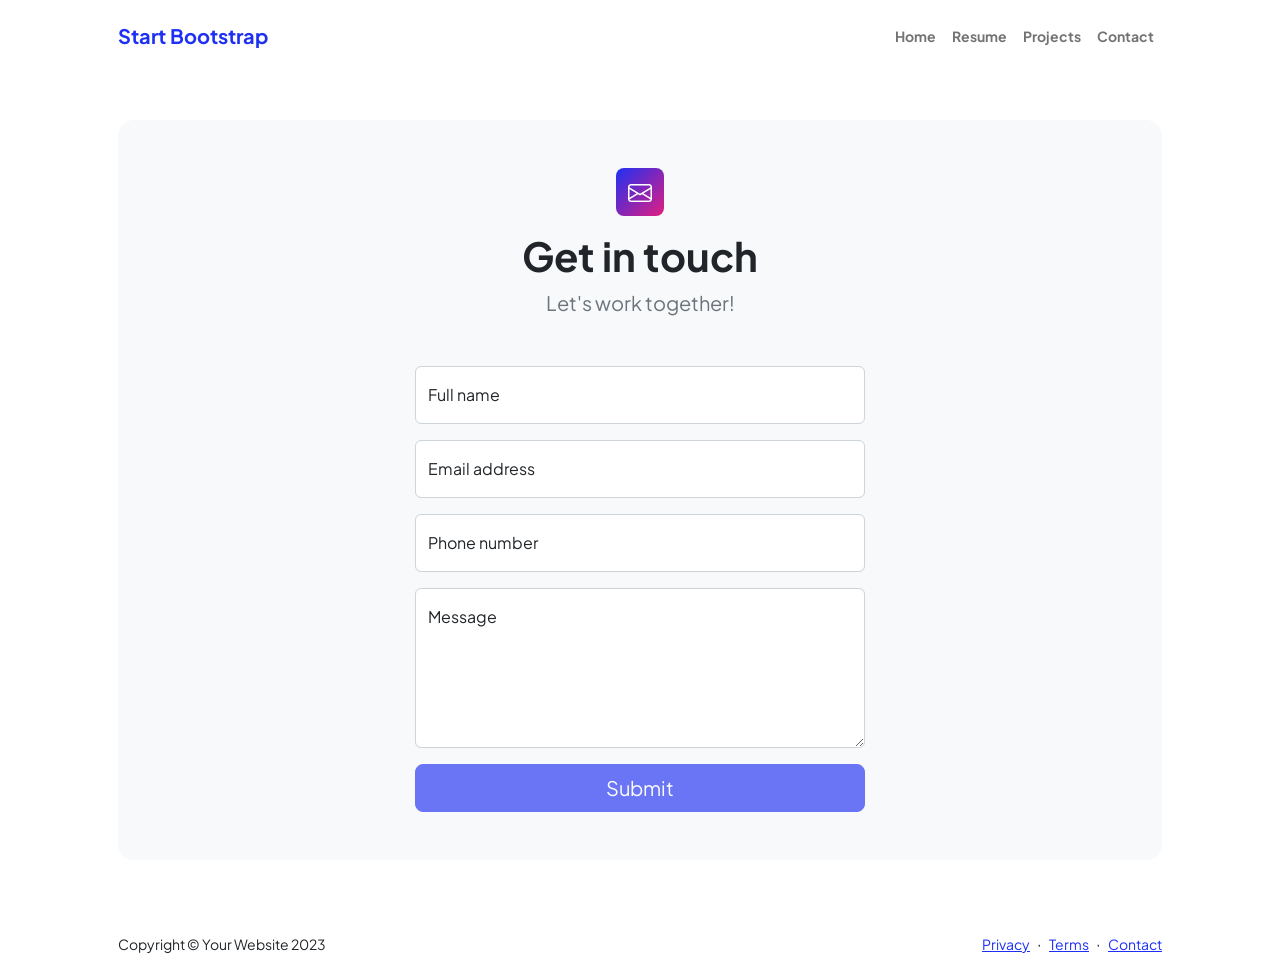
<file: contact.html>
<!DOCTYPE html>
<html lang="en">
    <head>
        <meta charset="utf-8" />
        <meta name="viewport" content="width=device-width, initial-scale=1, shrink-to-fit=no" />
        <meta name="description" content />
        <meta name="author" content />
        <title>Modern Business - Start Bootstrap Template</title>
        <!-- Favicon-->
        <link rel="icon" type="image/x-icon" href="assets/favicon.ico" />
        <!-- Custom Google font-->
        <link rel="preconnect" href="https://fonts.googleapis.com" />
        <link rel="preconnect" href="https://fonts.gstatic.com" crossorigin />
        <link href="https://fonts.googleapis.com/css2?family=Plus+Jakarta+Sans:wght@100;200;300;400;500;600;700;800;900&amp;display=swap" rel="stylesheet" />
        <!-- Bootstrap icons-->
        <link href="https://cdn.jsdelivr.net/npm/bootstrap-icons@1.8.1/font/bootstrap-icons.css" rel="stylesheet" />
        <!-- Core theme CSS (includes Bootstrap)-->
        <link href="css/styles.css" rel="stylesheet" />
    </head>
    <body class="d-flex flex-column">
        <main class="flex-shrink-0">
            <!-- Navigation-->
            <nav class="navbar navbar-expand-lg navbar-light bg-white py-3">
                <div class="container px-5">
                    <a class="navbar-brand" href="index.html"><span class="fw-bolder text-primary">Start Bootstrap</span></a>
                    <button class="navbar-toggler" type="button" data-bs-toggle="collapse" data-bs-target="#navbarSupportedContent" aria-controls="navbarSupportedContent" aria-expanded="false" aria-label="Toggle navigation"><span class="navbar-toggler-icon"></span></button>
                    <div class="collapse navbar-collapse" id="navbarSupportedContent">
                        <ul class="navbar-nav ms-auto mb-2 mb-lg-0 small fw-bolder">
                            <li class="nav-item"><a class="nav-link" href="index.html">Home</a></li>
                            <li class="nav-item"><a class="nav-link" href="resume.html">Resume</a></li>
                            <li class="nav-item"><a class="nav-link" href="projects.html">Projects</a></li>
                            <li class="nav-item"><a class="nav-link" href="contact.html">Contact</a></li>
                        </ul>
                    </div>
                </div>
            </nav>
            <!-- Page content-->
            <section class="py-5">
                <div class="container px-5">
                    <!-- Contact form-->
                    <div class="bg-light rounded-4 py-5 px-4 px-md-5">
                        <div class="text-center mb-5">
                            <div class="feature bg-primary bg-gradient-primary-to-secondary text-white rounded-3 mb-3"><i class="bi bi-envelope"></i></div>
                            <h1 class="fw-bolder">Get in touch</h1>
                            <p class="lead fw-normal text-muted mb-0">Let's work together!</p>
                        </div>
                        <div class="row gx-5 justify-content-center">
                            <div class="col-lg-8 col-xl-6">
                                <!-- * * * * * * * * * * * * * * *-->
                                <!-- * * SB Forms Contact Form * *-->
                                <!-- * * * * * * * * * * * * * * *-->
                                <!-- This form is pre-integrated with SB Forms.-->
                                <!-- To make this form functional, sign up at-->
                                <!-- https://startbootstrap.com/solution/contact-forms-->
                                <!-- to get an API token!-->
                                <form id="contactForm" data-sb-form-api-token="API_TOKEN">
                                    <!-- Name input-->
                                    <div class="form-floating mb-3">
                                        <input class="form-control" id="name" type="text" placeholder="Enter your name..." data-sb-validations="required" />
                                        <label for="name">Full name</label>
                                        <div class="invalid-feedback" data-sb-feedback="name:required">A name is required.</div>
                                    </div>
                                    <!-- Email address input-->
                                    <div class="form-floating mb-3">
                                        <input class="form-control" id="email" type="email" placeholder="name@example.com" data-sb-validations="required,email" />
                                        <label for="email">Email address</label>
                                        <div class="invalid-feedback" data-sb-feedback="email:required">An email is required.</div>
                                        <div class="invalid-feedback" data-sb-feedback="email:email">Email is not valid.</div>
                                    </div>
                                    <!-- Phone number input-->
                                    <div class="form-floating mb-3">
                                        <input class="form-control" id="phone" type="tel" placeholder="(123) 456-7890" data-sb-validations="required" />
                                        <label for="phone">Phone number</label>
                                        <div class="invalid-feedback" data-sb-feedback="phone:required">A phone number is required.</div>
                                    </div>
                                    <!-- Message input-->
                                    <div class="form-floating mb-3">
                                        <textarea class="form-control" id="message" type="text" placeholder="Enter your message here..." style="height: 10rem" data-sb-validations="required"></textarea>
                                        <label for="message">Message</label>
                                        <div class="invalid-feedback" data-sb-feedback="message:required">A message is required.</div>
                                    </div>
                                    <!-- Submit success message-->
                                    <!---->
                                    <!-- This is what your users will see when the form-->
                                    <!-- has successfully submitted-->
                                    <div class="d-none" id="submitSuccessMessage">
                                        <div class="text-center mb-3">
                                            <div class="fw-bolder">Form submission successful!</div>
                                            To activate this form, sign up at
                                            <br />
                                            <a href="https://startbootstrap.com/solution/contact-forms">https://startbootstrap.com/solution/contact-forms</a>
                                        </div>
                                    </div>
                                    <!-- Submit error message-->
                                    <!---->
                                    <!-- This is what your users will see when there is-->
                                    <!-- an error submitting the form-->
                                    <div class="d-none" id="submitErrorMessage"><div class="text-center text-danger mb-3">Error sending message!</div></div>
                                    <!-- Submit Button-->
                                    <div class="d-grid"><button class="btn btn-primary btn-lg disabled" id="submitButton" type="submit">Submit</button></div>
                                </form>
                            </div>
                        </div>
                    </div>
                </div>
            </section>
        </main>
        <!-- Footer-->
        <footer class="bg-white py-4 mt-auto">
            <div class="container px-5">
                <div class="row align-items-center justify-content-between flex-column flex-sm-row">
                    <div class="col-auto"><div class="small m-0">Copyright &copy; Your Website 2023</div></div>
                    <div class="col-auto">
                        <a class="small" href="#!">Privacy</a>
                        <span class="mx-1">&middot;</span>
                        <a class="small" href="#!">Terms</a>
                        <span class="mx-1">&middot;</span>
                        <a class="small" href="#!">Contact</a>
                    </div>
                </div>
            </div>
        </footer>
        <!-- Bootstrap core JS-->
        <script src="https://cdn.jsdelivr.net/npm/bootstrap@5.2.3/dist/js/bootstrap.bundle.min.js"></script>
        <!-- Core theme JS-->
        <script src="js/scripts.js"></script>
        <!-- * * * * * * * * * * * * * * * * * * * * * * * * * * * * * * * * * * * * * * * *-->
        <!-- * *                               SB Forms JS                               * *-->
        <!-- * * Activate your form at https://startbootstrap.com/solution/contact-forms * *-->
        <!-- * * * * * * * * * * * * * * * * * * * * * * * * * * * * * * * * * * * * * * * *-->
        <script src="https://cdn.startbootstrap.com/sb-forms-latest.js"></script>
    </body>
</html>
</file>
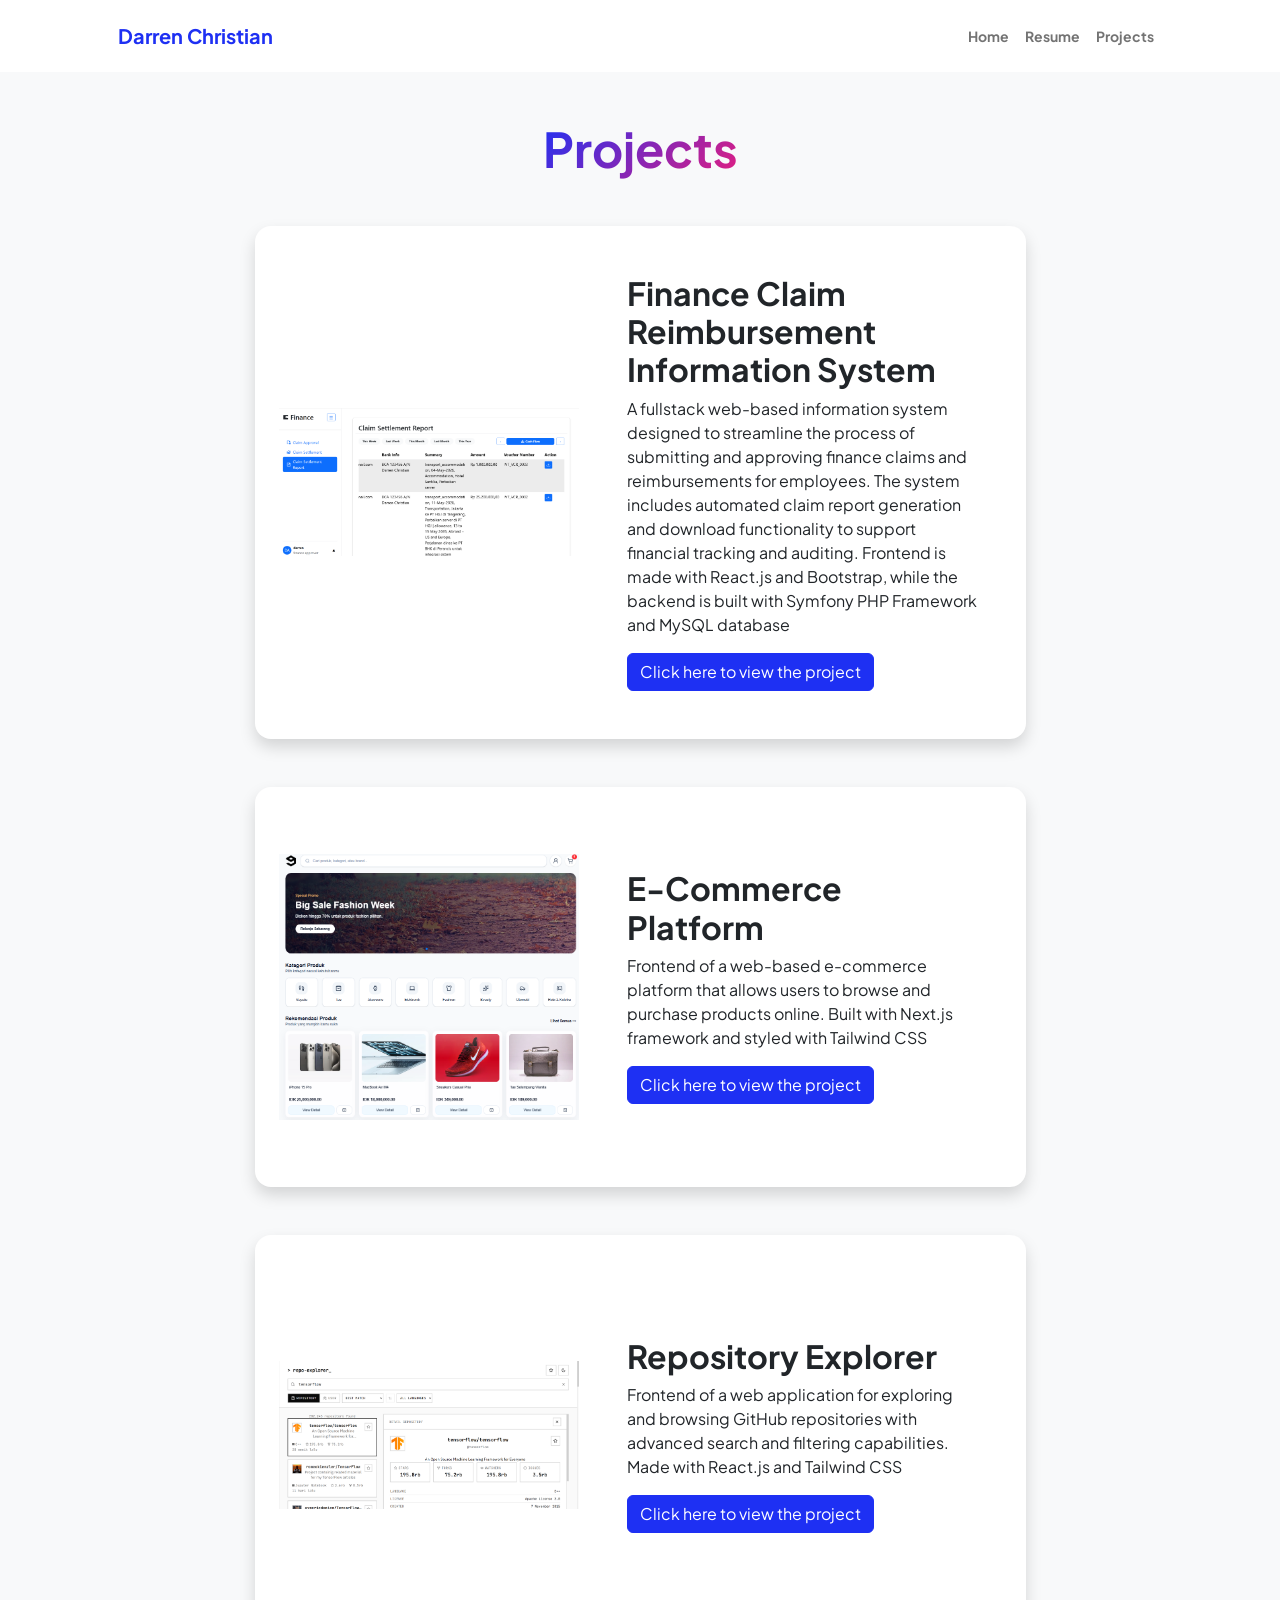
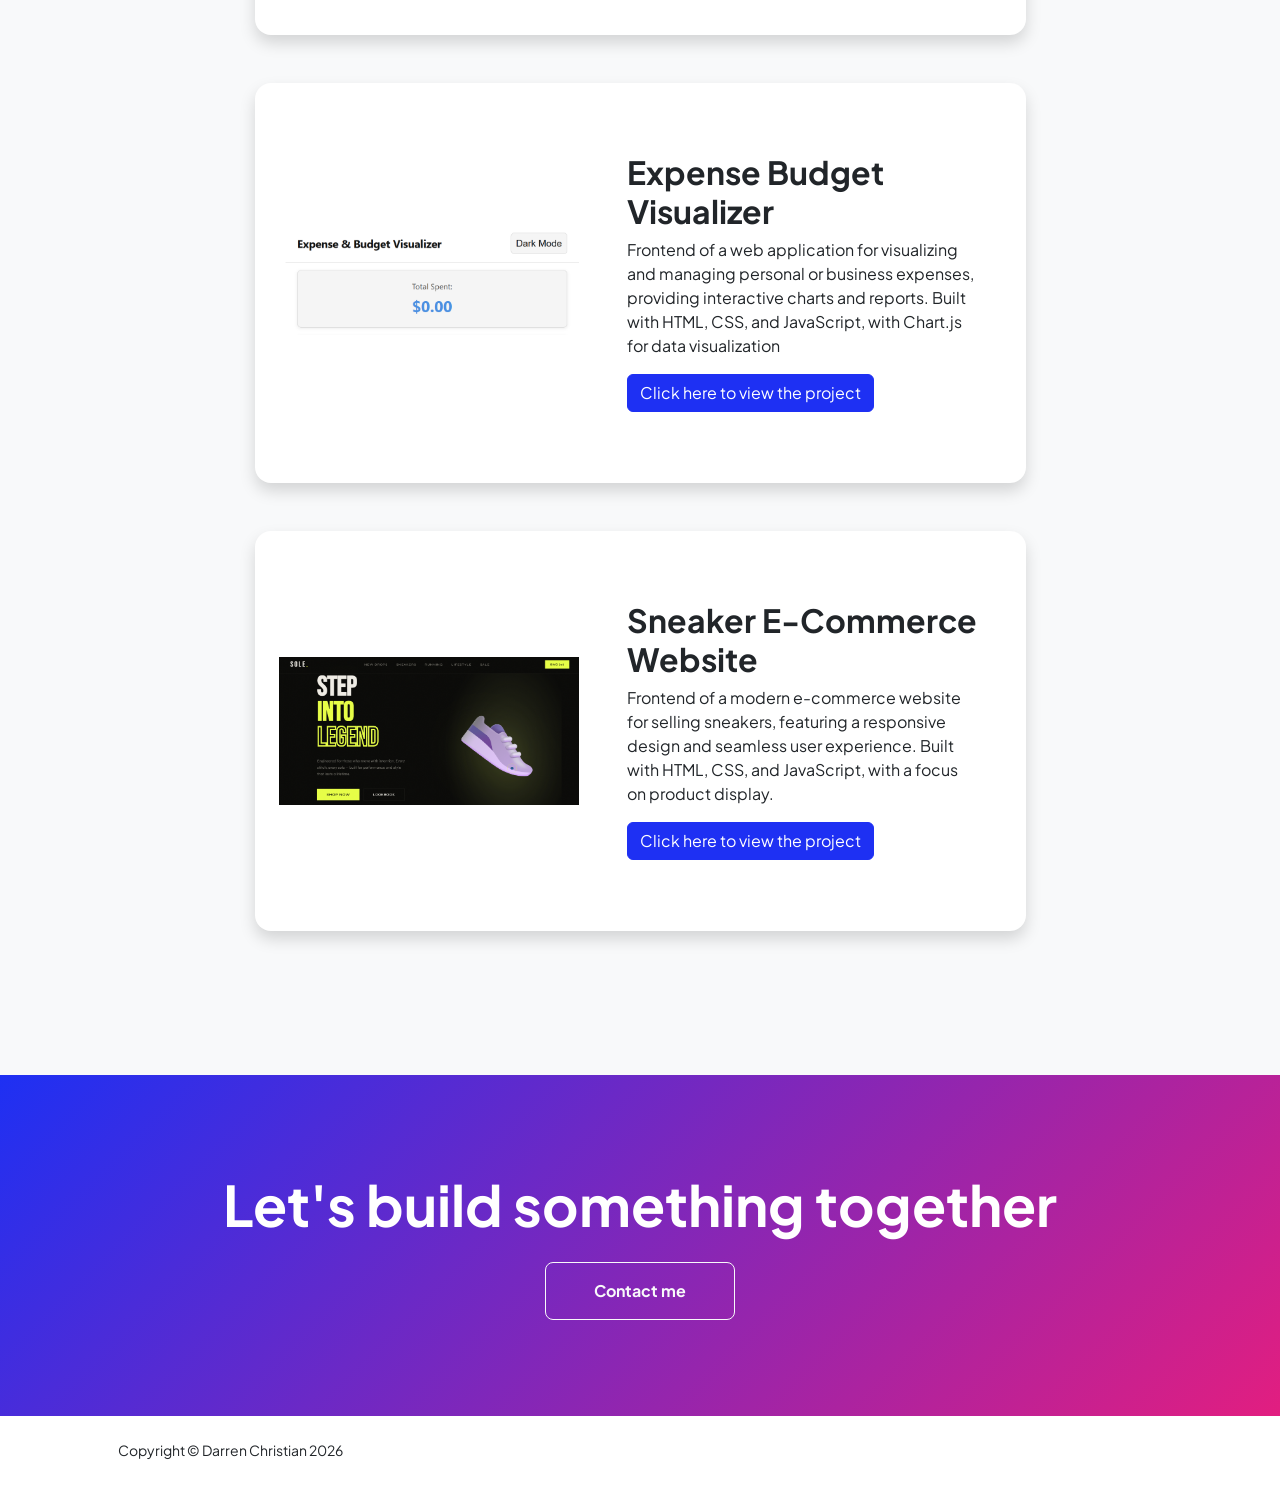
<file: projects.html>
<!DOCTYPE html>
<html lang="en">
    <head>
        <meta charset="utf-8" />
        <meta name="viewport" content="width=device-width, initial-scale=1, shrink-to-fit=no" />
        <meta name="description" content="" />
        <meta name="author" content="" />
        <title>Darren's Portfolio Website</title>
        <!-- Favicon-->
        <link rel="icon" type="image/x-icon" href="assets/favicon.ico" />
        <!-- Custom Google font-->
        <link rel="preconnect" href="https://fonts.googleapis.com" />
        <link rel="preconnect" href="https://fonts.gstatic.com" crossorigin />
        <link href="https://fonts.googleapis.com/css2?family=Plus+Jakarta+Sans:wght@100;200;300;400;500;600;700;800;900&amp;display=swap" rel="stylesheet" />
        <!-- Bootstrap icons-->
        <link href="https://cdn.jsdelivr.net/npm/bootstrap-icons@1.8.1/font/bootstrap-icons.css" rel="stylesheet" />
        <!-- Core theme CSS (includes Bootstrap)-->
        <link href="css/styles.css" rel="stylesheet" />
    </head>
    <body class="d-flex flex-column h-100 bg-light">
        <main class="flex-shrink-0">
            <!-- Navigation-->
            <nav class="navbar navbar-expand-lg navbar-light bg-white py-3">
                <div class="container px-5">
                    <a class="navbar-brand" href="index.html"><span class="fw-bolder text-primary">Darren Christian</span></a>
                    <button class="navbar-toggler" type="button" data-bs-toggle="collapse" data-bs-target="#navbarSupportedContent" aria-controls="navbarSupportedContent" aria-expanded="false" aria-label="Toggle navigation"><span class="navbar-toggler-icon"></span></button>
                    <div class="collapse navbar-collapse" id="navbarSupportedContent">
                        <ul class="navbar-nav ms-auto mb-2 mb-lg-0 small fw-bolder">
                            <li class="nav-item"><a class="nav-link" href="index.html">Home</a></li>
                            <li class="nav-item"><a class="nav-link" href="resume.html">Resume</a></li>
                            <li class="nav-item"><a class="nav-link" href="projects.html">Projects</a></li>
                            <!-- <li class="nav-item"><a class="nav-link" href="contact.html">Contact</a></li> -->
                        </ul>
                    </div>
                </div>
            </nav>
            <!-- Projects Section-->
            <section class="py-5">
                <div class="container px-5 mb-5">
                    <div class="text-center mb-5">
                        <h1 class="display-5 fw-bolder mb-0"><span class="text-gradient d-inline">Projects</span></h1>
                    </div>
                    <div class="row gx-5 justify-content-center">
                        <div class="col-lg-11 col-xl-9 col-xxl-8">
                            <!-- Project Card 1-->
                            <a target="_blank" href="https://2022105358.luftyabdillah.com/" class="text-decoration-none text-dark">
                            <div class="card overflow-hidden shadow rounded-4 border-0 mb-5">
                                <div class="card-body p-0">
                                    <div class="project-card-content">
                                        <div class="project-image-box">
                                            <img src="assets/sistem.png" alt="Project image" />
                                        </div>

                                        <div class="project-text-content">
                                            <h2 class="fw-bolder">Finance Claim Reimbursement Information System</h2>

                                            <p>
                                                A fullstack web-based information system designed to streamline the process of submitting and approving finance claims and reimbursements for employees. The system includes automated claim report generation and download functionality to support financial tracking and auditing. Frontend is made with React.js and Bootstrap, while the backend is built with Symfony PHP Framework and MySQL database
                                            </p>

                                            <a target="_blank" href="https://2022105358.luftyabdillah.com/" class="btn btn-primary">
                                                Click here to view the project
                                            </a>
                                        </div>
                                    </div>
                                </div>
                            </div>
                            </a>

                            <!-- Project Card 2-->
                            <a target="_blank" href="https://ecommerce-darren.netlify.app/login" class="text-decoration-none text-dark">
                            <div class="card overflow-hidden shadow rounded-4 border-0 mb-5">
                                <div class="card-body p-0">
                                    <div class="project-card-content">
                                        <div class="project-image-box">
                                            <img src="assets/olshop.png" alt="Project image" />
                                        </div>

                                        <div class="project-text-content">
                                            <h2 class="fw-bolder">E-Commerce Platform</h2>

                                            <p>
                                                Frontend of a web-based e-commerce platform that allows users to browse and purchase products online. Built with Next.js framework and styled with Tailwind CSS
                                            </p>

                                            <a target="_blank" href="https://ecommerce-darren.netlify.app/login" class="btn btn-primary">
                                                Click here to view the project
                                            </a>
                                        </div>
                                    </div>
                                </div>
                            </div>
                            </a>

                            <!-- Project Card 3-->
                            <a target="_blank" href="https://repositoryexplorer.netlify.app/" class="text-decoration-none text-dark">
                            <div class="card overflow-hidden shadow rounded-4 border-0 mb-5">
                                <div class="card-body p-0">
                                    <div class="project-card-content">
                                        <div class="project-image-box">
                                            <img src="assets/repoexplo.png" alt="Project image" />
                                        </div>

                                        <div class="project-text-content">
                                            <h2 class="fw-bolder">Repository Explorer</h2>

                                            <p>
                                                Frontend of a web application for exploring and browsing GitHub repositories with advanced search and filtering capabilities. Made with React.js and Tailwind CSS
                                            </p>

                                            <a target="_blank" href="https://repositoryexplorer.netlify.app/" class="btn btn-primary">
                                                Click here to view the project
                                            </a>
                                        </div>
                                    </div>
                                </div>
                            </div>
                            </a>
                            
                            <!-- Project Card 4-->
                            <a target="_blank" href="https://expense-budget-visualizer.netlify.app/" class="text-decoration-none text-dark">
                            <div class="card overflow-hidden shadow rounded-4 border-0 mb-5">
                                <div class="card-body p-0">
                                    <div class="project-card-content">
                                        <div class="project-image-box">
                                            <img src="assets/budget.png" alt="Project image" />
                                        </div>

                                        <div class="project-text-content">
                                            <h2 class="fw-bolder">Expense Budget Visualizer</h2>

                                            <p>
                                                Frontend of a web application for visualizing and managing personal or business expenses, providing interactive charts and reports. Built with HTML, CSS, and JavaScript, with Chart.js for data visualization
                                            </p>

                                            <a target="_blank" href="https://expense-budget-visualizer.netlify.app/" class="btn btn-primary">
                                                Click here to view the project
                                            </a>
                                        </div>
                                    </div>
                                </div>
                            </div>
                            </a>

                            <!-- Project Card 5-->
                            <a target="_blank" href="https://darren-sneaker-ecommerce.netlify.app/" class="text-decoration-none text-dark">
                            <div class="card overflow-hidden shadow rounded-4 border-0 mb-5">
                                <div class="card-body p-0">
                                    <div class="project-card-content">
                                        <div class="project-image-box">
                                            <img src="assets/sepatu.png" alt="Project image" />
                                        </div>

                                        <div class="project-text-content">
                                            <h2 class="fw-bolder">Sneaker E-Commerce Website</h2>

                                            <p>
                                                Frontend of a modern e-commerce website for selling sneakers, featuring a responsive design and seamless user experience. Built with HTML, CSS, and JavaScript, with a focus on product display.
                                            </p>

                                            <a target="_blank" href="https://darren-sneaker-ecommerce.netlify.app/" class="btn btn-primary">
                                                Click here to view the project
                                            </a>
                                        </div>
                                    </div>
                                </div>
                            </div>
                            </a>
                            <!-- Project Card 2-->
                            <!-- <div class="card overflow-hidden shadow rounded-4 border-0">
                                <div class="card-body p-0">
                                    <div class="d-flex align-items-center">
                                        <div class="p-5">
                                            <h2 class="fw-bolder">Project Name 2</h2>
                                            <p>Lorem ipsum dolor sit amet consectetur adipisicing elit. Eius at enim eum illum aperiam placeat esse? Mollitia omnis minima saepe recusandae libero, iste ad asperiores! Explicabo commodi quo itaque! Ipsam!</p>
                                        </div>
                                        <img class="img-fluid" src="https://dummyimage.com/300x400/343a40/6c757d" alt="..." />
                                    </div>
                                </div>
                            </div> -->
                        </div>
                    </div>
                </div>
            </section>
            <!-- Call to action section-->
            <section class="py-5 bg-gradient-primary-to-secondary text-white">
                <div class="container px-5 my-5">
                    <div class="text-center">
                        <h2 class="display-4 fw-bolder mb-4">Let's build something together</h2>
                        <a class="btn btn-outline-light btn-lg px-5 py-3 fs-6 fw-bolder" target="_blank" href="https://www.linkedin.com/in/darren-christian-20338b23b/">Contact me</a>
                    </div>
                </div>
            </section>
        </main>
        <!-- Footer-->
        <footer class="bg-white py-4 mt-auto">
            <div class="container px-5">
                <div class="row align-items-center justify-content-between flex-column flex-sm-row">
                    <div class="col-auto"><div class="small m-0">Copyright &copy; Darren Christian 2026</div></div>
                    <div class="col-auto">
                        <!-- <a class="small" href="#!">Privacy</a>
                        <span class="mx-1">&middot;</span>
                        <a class="small" href="#!">Terms</a>
                        <span class="mx-1">&middot;</span>
                        <a class="small" href="#!">Contact</a> -->
                    </div>
                </div>
            </div>
        </footer>
        <!-- Bootstrap core JS-->
        <script src="https://cdn.jsdelivr.net/npm/bootstrap@5.2.3/dist/js/bootstrap.bundle.min.js"></script>
        <!-- Core theme JS-->
        <script src="js/scripts.js"></script>
    </body>
</html>
</file>
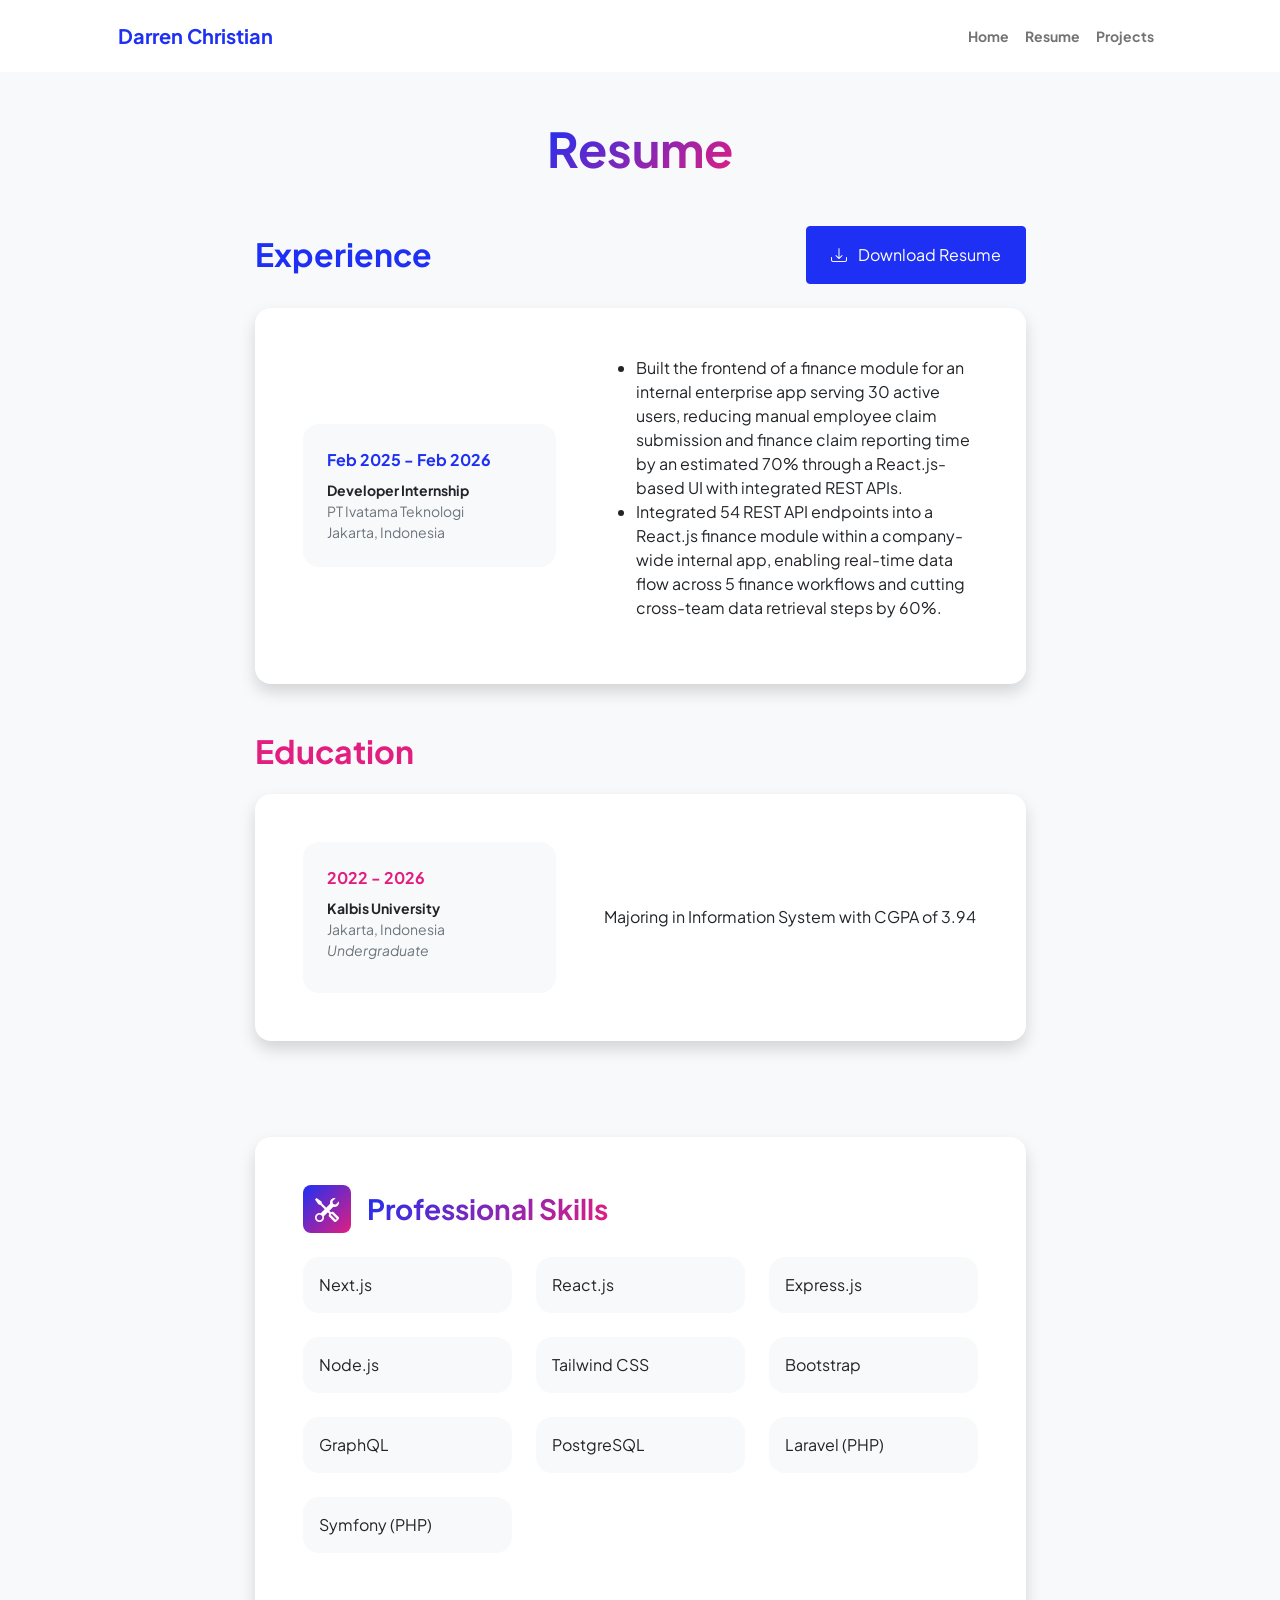
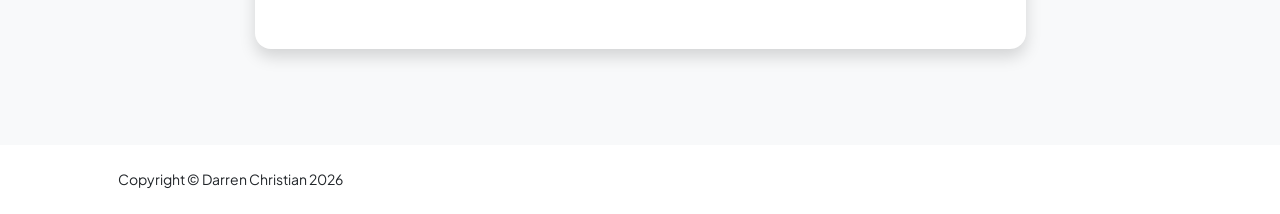
<file: resume.html>
<!DOCTYPE html>
<html lang="en">
    <head>
        <meta charset="utf-8" />
        <meta name="viewport" content="width=device-width, initial-scale=1, shrink-to-fit=no" />
        <meta name="description" content="" />
        <meta name="author" content="" />
        <title>Darren's Portfolio Website</title>
        <!-- Favicon-->
        <link rel="icon" type="image/x-icon" href="assets/favicon.ico" />
        <!-- Custom Google font-->
        <link rel="preconnect" href="https://fonts.googleapis.com" />
        <link rel="preconnect" href="https://fonts.gstatic.com" crossorigin />
        <link href="https://fonts.googleapis.com/css2?family=Plus+Jakarta+Sans:wght@100;200;300;400;500;600;700;800;900&amp;display=swap" rel="stylesheet" />
        <!-- Bootstrap icons-->
        <link href="https://cdn.jsdelivr.net/npm/bootstrap-icons@1.8.1/font/bootstrap-icons.css" rel="stylesheet" />
        <!-- Core theme CSS (includes Bootstrap)-->
        <link href="css/styles.css" rel="stylesheet" />

        <style>
            .experience-list-mobile {
                display: none;
            }

            @media (max-width: 767.98px) {
                .experience-list-desktop {
                    display: none;
                }

                .experience-list-mobile {
                    display: block;
                    font-size: 0.70rem;
                    line-height: 1.5;
                }

                .experience-list-mobile p {
                    margin-bottom: 1rem;
                }

                .experience-list-mobile p:last-child {
                    margin-bottom: 0;
                }

                .skill-item {
                    font-size: 0.60rem;
                    padding: 0.75rem !important;
                }
            }
        </style>
    </head>
    <body class="d-flex flex-column h-100 bg-light">
        <main class="flex-shrink-0">
            <!-- Navigation-->
            <nav class="navbar navbar-expand-lg navbar-light bg-white py-3">
                <div class="container px-5">
                    <a class="navbar-brand" href="index.html"><span class="fw-bolder text-primary">Darren Christian</span></a>
                    <button class="navbar-toggler" type="button" data-bs-toggle="collapse" data-bs-target="#navbarSupportedContent" aria-controls="navbarSupportedContent" aria-expanded="false" aria-label="Toggle navigation"><span class="navbar-toggler-icon"></span></button>
                    <div class="collapse navbar-collapse" id="navbarSupportedContent">
                        <ul class="navbar-nav ms-auto mb-2 mb-lg-0 small fw-bolder">
                            <li class="nav-item"><a class="nav-link" href="index.html">Home</a></li>
                            <li class="nav-item"><a class="nav-link" href="resume.html">Resume</a></li>
                            <li class="nav-item"><a class="nav-link" href="projects.html">Projects</a></li>
                            <!-- <li class="nav-item"><a class="nav-link" href="contact.html">Contact</a></li> -->
                        </ul>
                    </div>
                </div>
            </nav>
            <!-- Page Content-->
            <div class="container px-5 my-5">
                <div class="text-center mb-5">
                    <h1 class="display-5 fw-bolder mb-0"><span class="text-gradient d-inline">Resume</span></h1>
                </div>
                <div class="row gx-5 justify-content-center">
                    <div class="col-lg-11 col-xl-9 col-xxl-8">
                        <!-- Experience Section-->
                        <section>
                            <div class="d-flex flex-column flex-sm-row align-items-start align-items-sm-center justify-content-between gap-3 mb-4">
                                <h2 class="text-primary fw-bolder mb-0">Experience</h2>
                                <!-- Download resume button-->
                                <!-- Note: Set the link href target to a PDF file within your project-->
                                <a target="_blank" class="btn btn-primary px-3 px-sm-4 py-2 py-sm-3 btn-sm btn-sm-normal" href="https://docs.google.com/document/d/1pB0XvyGUJyuSFY0ydVWvqkS3OUV2uaWLBwPbJA3jP1U/edit?usp=sharing">
                                    <div class="d-inline-block bi bi-download me-2"></div>
                                    Download Resume
                                </a>
                            </div>
                            <!-- Experience Card 1-->
                            <div class="card shadow border-0 rounded-4 mb-5">
                                <div class="card-body p-5">
                                    <div class="row align-items-center gx-5">
                                        <div class="col-lg-5 text-center text-lg-start mb-4 mb-lg-0">
                                            <div class="bg-light p-4 rounded-4">
                                                <div class="text-primary fw-bolder mb-2">Feb 2025 - Feb 2026</div>
                                                <div class="small fw-bolder">Developer Internship</div>
                                                <div class="small text-muted">PT Ivatama Teknologi</div>
                                                <div class="small text-muted">Jakarta, Indonesia</div>
                                            </div>
                                        </div>
                                        <div class="col-lg-7">
                                            <!-- Desktop version -->
                                            <ul class="experience-list-desktop">
                                                <li>
                                                    Built the frontend of a finance module for an internal enterprise app serving 30 active users, reducing manual employee claim submission and finance claim reporting time by an estimated 70% through a React.js-based UI with integrated REST APIs.
                                                </li>
                                                <li>
                                                    Integrated 54 REST API endpoints into a React.js finance module within a company-wide internal app, enabling real-time data flow across 5 finance workflows and cutting cross-team data retrieval steps by 60%.
                                                </li>
                                            </ul>

                                            <!-- Mobile version -->
                                            <div class="experience-list-mobile">
                                                <p>
                                                    Built the frontend of a finance module for an internal enterprise app serving 30 active users, reducing manual employee claim submission and finance claim reporting time by an estimated 70% through a React.js-based UI with integrated REST APIs.
                                                </p>
                                                <p>
                                                    Integrated 54 REST API endpoints into a React.js finance module within a company-wide internal app, enabling real-time data flow across 5 finance workflows and cutting cross-team data retrieval steps by 60%.
                                                </p>
                                            </div>
                                        </div>
                                    </div>
                                </div>
                            </div>
                            <!-- Experience Card 2-->
                            <!-- <div class="card shadow border-0 rounded-4 mb-5">
                                <div class="card-body p-5">
                                    <div class="row align-items-center gx-5">
                                        <div class="col-lg-5 text-center text-lg-start mb-4 mb-lg-0">
                                            <div class="bg-light p-4 rounded-4">
                                                <div class="text-primary fw-bolder mb-2">2017 - 2019</div>
                                                <div class="small fw-bolder">SEM Specialist</div>
                                                <div class="small text-muted">Wayne Enterprises</div>
                                                <div class="small text-muted">Gotham City, NY</div>
                                            </div>
                                        </div>
                                        <div class="col-lg-7"><div>Lorem ipsum dolor sit amet consectetur adipisicing elit. Delectus laudantium, voluptatem quis repellendus eaque sit animi illo ipsam amet officiis corporis sed aliquam non voluptate corrupti excepturi maxime porro fuga.</div></div>
                                    </div>
                                </div>
                            </div> -->
                        </section>
                        <!-- Education Section-->
                        <section>
                            <h2 class="text-secondary fw-bolder mb-4">Education</h2>
                            <!-- Education Card 1-->
                            <div class="card shadow border-0 rounded-4 mb-5">
                                <div class="card-body p-5">
                                    <div class="row align-items-center gx-5">
                                        <div class="col-lg-5 text-center text-lg-start mb-4 mb-lg-0">
                                            <div class="bg-light p-4 rounded-4">
                                                <div class="text-secondary fw-bolder mb-2">2022 - 2026</div>
                                                <div class="mb-2">
                                                    <div class="small fw-bolder">Kalbis University</div>
                                                    <div class="small text-muted">Jakarta, Indonesia</div>
                                                    <div class="small text-muted fst-italic">Undergraduate</div>
                                                </div>
                                                <!-- <div class="fst-italic">
                                                    <div class="small text-muted">Undergraduate</div>
                                                </div> -->
                                            </div>
                                        </div>
                                        <div class="col-lg-7"><div>Majoring in Information System with CGPA of 3.94</div></div>
                                    </div>
                                </div>
                            </div>
                            <!-- Education Card 2-->
                            <!-- <div class="card shadow border-0 rounded-4 mb-5">
                                <div class="card-body p-5">
                                    <div class="row align-items-center gx-5">
                                        <div class="col-lg-5 text-center text-lg-start mb-4 mb-lg-0">
                                            <div class="bg-light p-4 rounded-4">
                                                <div class="text-secondary fw-bolder mb-2">2019 - 2022</div>
                                                <div class="mb-2">
                                                    <div class="small fw-bolder">SMA Don Bosco 1</div>
                                                    <div class="small text-muted">Jakarta, Indonesia</div>
                                                </div>
                                                <div class="fst-italic">
                                                    <div class="small text-muted">High School Diploma</div>
                                                </div>
                                            </div>
                                        </div>
                                        <div class="col-lg-7"><div>Majoring in science</div></div>
                                    </div>
                                </div>
                            </div> -->
                        </section>
                        <!-- Divider-->
                        <div class="pb-5"></div>
                        <!-- Skills Section-->
                        <section>
                            <!-- Skillset Card-->
                            <div class="card shadow border-0 rounded-4 mb-5">
                                <div class="card-body p-5">
                                    <!-- Professional skills list-->
                                    <div class="mb-5">
                                        <div class="d-flex align-items-center mb-4">
                                            <div class="feature bg-primary bg-gradient-primary-to-secondary text-white rounded-3 me-3"><i class="bi bi-tools"></i></div>
                                            <h3 class="fw-bolder mb-0"><span class="text-gradient d-inline">Professional Skills</span></h3>
                                        </div>
                                        <div class="row row-cols-2 row-cols-md-3 g-3 g-md-4 mb-4">
                                            <div class="col">
                                                <div class="d-flex align-items-center bg-light rounded-4 p-3 h-100 skill-item">Next.js</div>
                                            </div>

                                            <div class="col">
                                                <div class="d-flex align-items-center bg-light rounded-4 p-3 h-100 skill-item">React.js</div>
                                            </div>

                                            <div class="col">
                                                <div class="d-flex align-items-center bg-light rounded-4 p-3 h-100 skill-item">Express.js</div>
                                            </div>

                                            <div class="col">
                                                <div class="d-flex align-items-center bg-light rounded-4 p-3 h-100 skill-item">Node.js</div>
                                            </div>

                                            <div class="col">
                                                <div class="d-flex align-items-center bg-light rounded-4 p-3 h-100 skill-item">Tailwind CSS</div>
                                            </div>

                                            <div class="col">
                                                <div class="d-flex align-items-center bg-light rounded-4 p-3 h-100 skill-item">Bootstrap</div>
                                            </div>

                                            <div class="col">
                                                <div class="d-flex align-items-center bg-light rounded-4 p-3 h-100 skill-item">GraphQL</div>
                                            </div>

                                            <div class="col">
                                                <div class="d-flex align-items-center bg-light rounded-4 p-3 h-100 skill-item">PostgreSQL</div>
                                            </div>

                                            <div class="col">
                                                <div class="d-flex align-items-center bg-light rounded-4 p-3 h-100 skill-item">Laravel (PHP)</div>
                                            </div>

                                            <div class="col">
                                                <div class="d-flex align-items-center bg-light rounded-4 p-3 h-100 skill-item">Symfony (PHP)</div>
                                            </div>
                                        </div>
                                        <!-- <div class="row row-cols-1 row-cols-md-3">
                                            <div class="col mb-4 mb-md-0"><div class="d-flex align-items-center bg-light rounded-4 p-3 h-100">Front-End web development</div></div>
                                            <div class="col mb-4 mb-md-0"><div class="d-flex align-items-center bg-light rounded-4 p-3 h-100">Back-End web development</div></div>
                                            <div class="col"><div class="d-flex align-items-center bg-light rounded-4 p-3 h-100">Figma</div></div>
                                        </div> -->
                                    </div>
                                    <!-- Languages list-->
                                    <!-- <div class="mb-0">
                                        <div class="d-flex align-items-center mb-4">
                                            <div class="feature bg-primary bg-gradient-primary-to-secondary text-white rounded-3 me-3"><i class="bi bi-code-slash"></i></div>
                                            <h3 class="fw-bolder mb-0"><span class="text-gradient d-inline">Languages</span></h3>
                                        </div>
                                        <div class="row row-cols-1 row-cols-md-3 mb-4">
                                            <div class="col mb-4 mb-md-0"><div class="d-flex align-items-center bg-light rounded-4 p-3 h-100">HTML</div></div>
                                            <div class="col mb-4 mb-md-0"><div class="d-flex align-items-center bg-light rounded-4 p-3 h-100">CSS</div></div>
                                            <div class="col"><div class="d-flex align-items-center bg-light rounded-4 p-3 h-100">JavaScript</div></div>
                                        </div>
                                        <div class="row row-cols-1 row-cols-md-3">
                                            <div class="col mb-4 mb-md-0"><div class="d-flex align-items-center bg-light rounded-4 p-3 h-100">PHP</div></div>
                                            <div class="col mb-4 mb-md-0"><div class="d-flex align-items-center bg-light rounded-4 p-3 h-100">MySQL</div></div>
                                            <div class="col"><div class="d-flex align-items-center bg-light rounded-4 p-3 h-100">Node.js</div></div>
                                        </div>
                                    </div> -->
                                </div>
                            </div>
                        </section>
                    </div>
                </div>
            </div>
        </main>
        <!-- Footer-->
        <footer class="bg-white py-4 mt-auto">
            <div class="container px-5">
                <div class="row align-items-center justify-content-between flex-column flex-sm-row">
                    <div class="col-auto"><div class="small m-0">Copyright &copy; Darren Christian 2026</div></div>
                    <div class="col-auto">
                        <!-- <a class="small" href="#!">Privacy</a>
                        <span class="mx-1">&middot;</span>
                        <a class="small" href="#!">Terms</a>
                        <span class="mx-1">&middot;</span>
                        <a class="small" href="#!">Contact</a> -->
                    </div>
                </div>
            </div>
        </footer>
        <!-- Bootstrap core JS-->
        <script src="https://cdn.jsdelivr.net/npm/bootstrap@5.2.3/dist/js/bootstrap.bundle.min.js"></script>
        <!-- Core theme JS-->
        <script src="js/scripts.js"></script>
    </body>
</html>
</file>
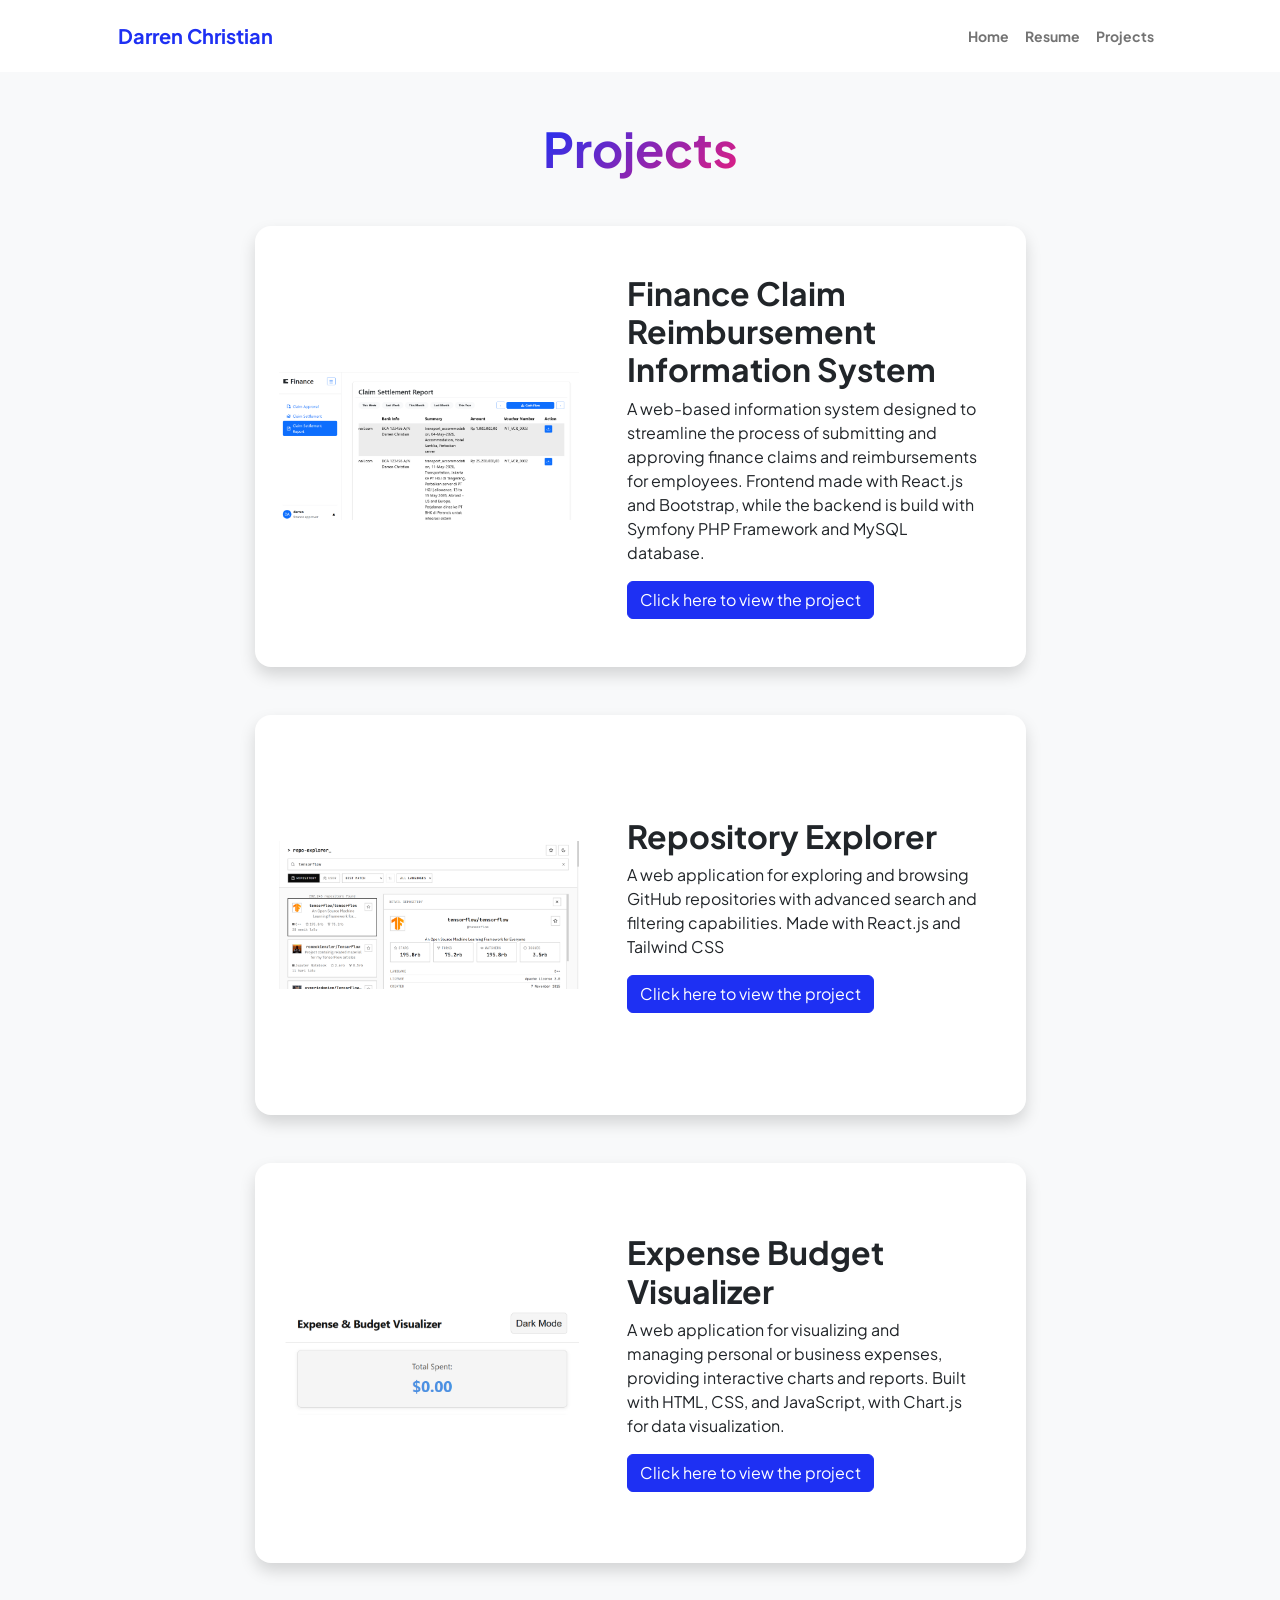
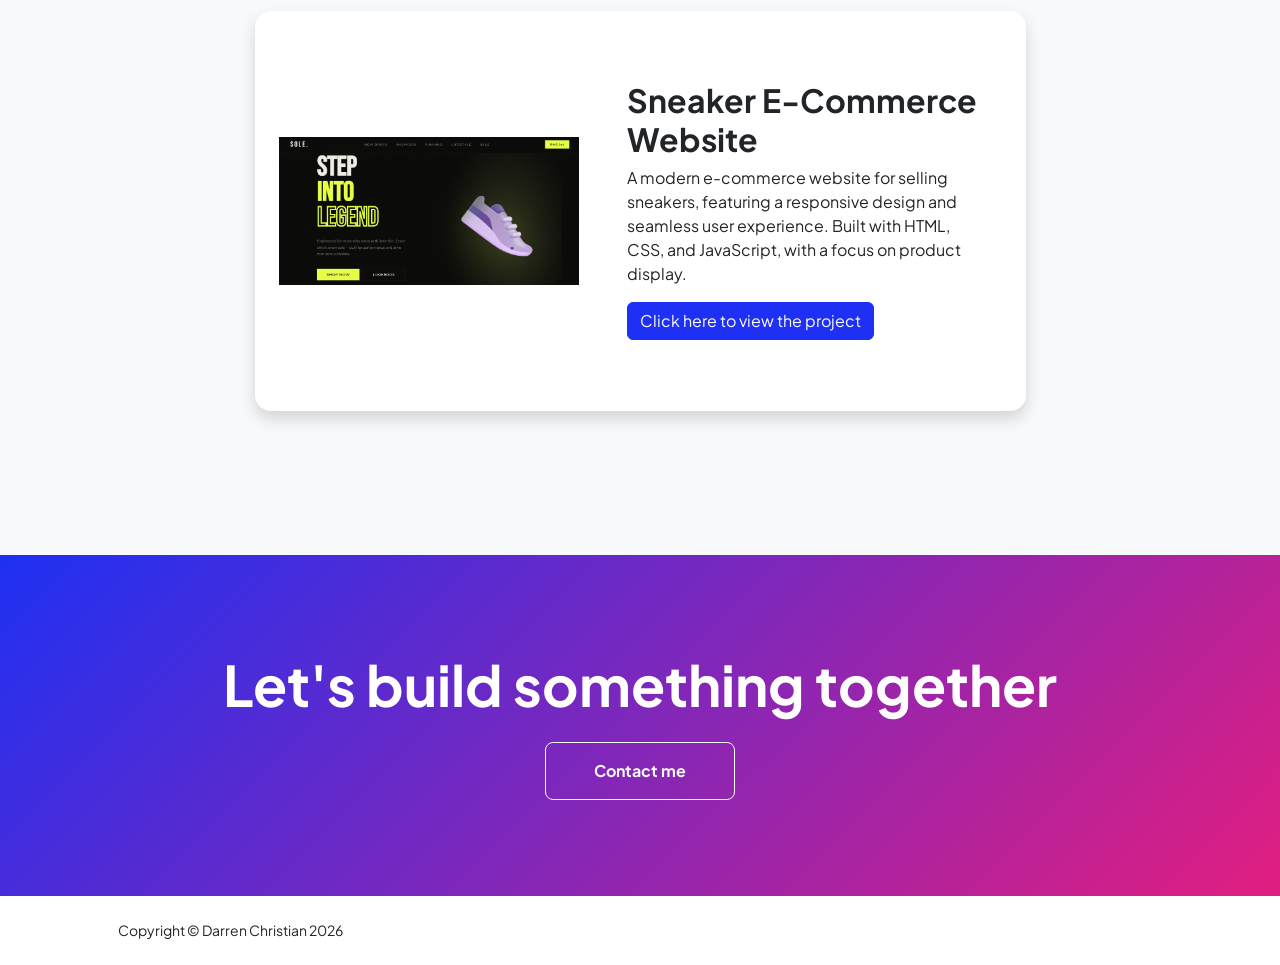
<file: startbootstrap-personal-gh-pages/projects.html>
<!DOCTYPE html>
<html lang="en">
    <head>
        <meta charset="utf-8" />
        <meta name="viewport" content="width=device-width, initial-scale=1, shrink-to-fit=no" />
        <meta name="description" content="" />
        <meta name="author" content="" />
        <title>Darren's Portfolio Website</title>
        <!-- Favicon-->
        <link rel="icon" type="image/x-icon" href="assets/favicon.ico" />
        <!-- Custom Google font-->
        <link rel="preconnect" href="https://fonts.googleapis.com" />
        <link rel="preconnect" href="https://fonts.gstatic.com" crossorigin />
        <link href="https://fonts.googleapis.com/css2?family=Plus+Jakarta+Sans:wght@100;200;300;400;500;600;700;800;900&amp;display=swap" rel="stylesheet" />
        <!-- Bootstrap icons-->
        <link href="https://cdn.jsdelivr.net/npm/bootstrap-icons@1.8.1/font/bootstrap-icons.css" rel="stylesheet" />
        <!-- Core theme CSS (includes Bootstrap)-->
        <link href="css/styles.css" rel="stylesheet" />
    </head>
    <body class="d-flex flex-column h-100 bg-light">
        <main class="flex-shrink-0">
            <!-- Navigation-->
            <nav class="navbar navbar-expand-lg navbar-light bg-white py-3">
                <div class="container px-5">
                    <a class="navbar-brand" href="index.html"><span class="fw-bolder text-primary">Darren Christian</span></a>
                    <button class="navbar-toggler" type="button" data-bs-toggle="collapse" data-bs-target="#navbarSupportedContent" aria-controls="navbarSupportedContent" aria-expanded="false" aria-label="Toggle navigation"><span class="navbar-toggler-icon"></span></button>
                    <div class="collapse navbar-collapse" id="navbarSupportedContent">
                        <ul class="navbar-nav ms-auto mb-2 mb-lg-0 small fw-bolder">
                            <li class="nav-item"><a class="nav-link" href="index.html">Home</a></li>
                            <li class="nav-item"><a class="nav-link" href="resume.html">Resume</a></li>
                            <li class="nav-item"><a class="nav-link" href="projects.html">Projects</a></li>
                            <!-- <li class="nav-item"><a class="nav-link" href="contact.html">Contact</a></li> -->
                        </ul>
                    </div>
                </div>
            </nav>
            <!-- Projects Section-->
            <section class="py-5">
                <div class="container px-5 mb-5">
                    <div class="text-center mb-5">
                        <h1 class="display-5 fw-bolder mb-0"><span class="text-gradient d-inline">Projects</span></h1>
                    </div>
                    <div class="row gx-5 justify-content-center">
                        <div class="col-lg-11 col-xl-9 col-xxl-8">
                            <!-- Project Card 1-->
                            <a target="_blank" href="https://2022105358.luftyabdillah.com/" class="text-decoration-none text-dark">
                            <div class="card overflow-hidden shadow rounded-4 border-0 mb-5">
                                <div class="card-body p-0">
                                    <div class="project-card-content">
                                        <div class="project-image-box">
                                            <img src="assets/sistem.png" alt="Project image" />
                                        </div>

                                        <div class="project-text-content">
                                            <h2 class="fw-bolder">Finance Claim Reimbursement Information System</h2>

                                            <p>
                                                A web-based information system designed to streamline the process of submitting and approving finance claims and reimbursements for employees. Frontend made with React.js and Bootstrap, while the backend is build with Symfony PHP Framework and MySQL database.
                                            </p>

                                            <a target="_blank" href="https://2022105358.luftyabdillah.com/" class="btn btn-primary">
                                                Click here to view the project
                                            </a>
                                        </div>
                                    </div>
                                </div>
                            </div>
                            </a>

                            <!-- Project Card 2-->
                            <a target="_blank" href="https://repositoryexplorer.netlify.app/" class="text-decoration-none text-dark">
                            <div class="card overflow-hidden shadow rounded-4 border-0 mb-5">
                                <div class="card-body p-0">
                                    <div class="project-card-content">
                                        <div class="project-image-box">
                                            <img src="assets/repoexplo.png" alt="Project image" />
                                        </div>

                                        <div class="project-text-content">
                                            <h2 class="fw-bolder">Repository Explorer</h2>

                                            <p>
                                                A web application for exploring and browsing GitHub repositories with advanced search and filtering capabilities. Made with React.js and Tailwind CSS
                                            </p>

                                            <a target="_blank" href="https://repositoryexplorer.netlify.app/" class="btn btn-primary">
                                                Click here to view the project
                                            </a>
                                        </div>
                                    </div>
                                </div>
                            </div>
                            </a>
                            
                            <!-- Project Card 3-->
                            <a target="_blank" href="https://expense-budget-visualizer.netlify.app/" class="text-decoration-none text-dark">
                            <div class="card overflow-hidden shadow rounded-4 border-0 mb-5">
                                <div class="card-body p-0">
                                    <div class="project-card-content">
                                        <div class="project-image-box">
                                            <img src="assets/budget.png" alt="Project image" />
                                        </div>

                                        <div class="project-text-content">
                                            <h2 class="fw-bolder">Expense Budget Visualizer</h2>

                                            <p>
                                                A web application for visualizing and managing personal or business expenses, providing interactive charts and reports. Built with HTML, CSS, and JavaScript, with Chart.js for data visualization.
                                            </p>

                                            <a target="_blank" href="https://expense-budget-visualizer.netlify.app/" class="btn btn-primary">
                                                Click here to view the project
                                            </a>
                                        </div>
                                    </div>
                                </div>
                            </div>
                            </a>

                            <!-- Project Card 4-->
                            <a target="_blank" href="https://darren-sneaker-ecommerce.netlify.app/" class="text-decoration-none text-dark">
                            <div class="card overflow-hidden shadow rounded-4 border-0 mb-5">
                                <div class="card-body p-0">
                                    <div class="project-card-content">
                                        <div class="project-image-box">
                                            <img src="assets/sepatu.png" alt="Project image" />
                                        </div>

                                        <div class="project-text-content">
                                            <h2 class="fw-bolder">Sneaker E-Commerce Website</h2>

                                            <p>
                                                A modern e-commerce website for selling sneakers, featuring a responsive design and seamless user experience. Built with HTML, CSS, and JavaScript, with a focus on product display.
                                            </p>

                                            <a target="_blank" href="https://darren-sneaker-ecommerce.netlify.app/" class="btn btn-primary">
                                                Click here to view the project
                                            </a>
                                        </div>
                                    </div>
                                </div>
                            </div>
                            </a>
                            <!-- Project Card 2-->
                            <!-- <div class="card overflow-hidden shadow rounded-4 border-0">
                                <div class="card-body p-0">
                                    <div class="d-flex align-items-center">
                                        <div class="p-5">
                                            <h2 class="fw-bolder">Project Name 2</h2>
                                            <p>Lorem ipsum dolor sit amet consectetur adipisicing elit. Eius at enim eum illum aperiam placeat esse? Mollitia omnis minima saepe recusandae libero, iste ad asperiores! Explicabo commodi quo itaque! Ipsam!</p>
                                        </div>
                                        <img class="img-fluid" src="https://dummyimage.com/300x400/343a40/6c757d" alt="..." />
                                    </div>
                                </div>
                            </div> -->
                        </div>
                    </div>
                </div>
            </section>
            <!-- Call to action section-->
            <section class="py-5 bg-gradient-primary-to-secondary text-white">
                <div class="container px-5 my-5">
                    <div class="text-center">
                        <h2 class="display-4 fw-bolder mb-4">Let's build something together</h2>
                        <a class="btn btn-outline-light btn-lg px-5 py-3 fs-6 fw-bolder" target="_blank" href="https://www.linkedin.com/in/darren-christian-20338b23b/">Contact me</a>
                    </div>
                </div>
            </section>
        </main>
        <!-- Footer-->
        <footer class="bg-white py-4 mt-auto">
            <div class="container px-5">
                <div class="row align-items-center justify-content-between flex-column flex-sm-row">
                    <div class="col-auto"><div class="small m-0">Copyright &copy; Darren Christian 2026</div></div>
                    <div class="col-auto">
                        <!-- <a class="small" href="#!">Privacy</a>
                        <span class="mx-1">&middot;</span>
                        <a class="small" href="#!">Terms</a>
                        <span class="mx-1">&middot;</span>
                        <a class="small" href="#!">Contact</a> -->
                    </div>
                </div>
            </div>
        </footer>
        <!-- Bootstrap core JS-->
        <script src="https://cdn.jsdelivr.net/npm/bootstrap@5.2.3/dist/js/bootstrap.bundle.min.js"></script>
        <!-- Core theme JS-->
        <script src="js/scripts.js"></script>
    </body>
</html>
</file>
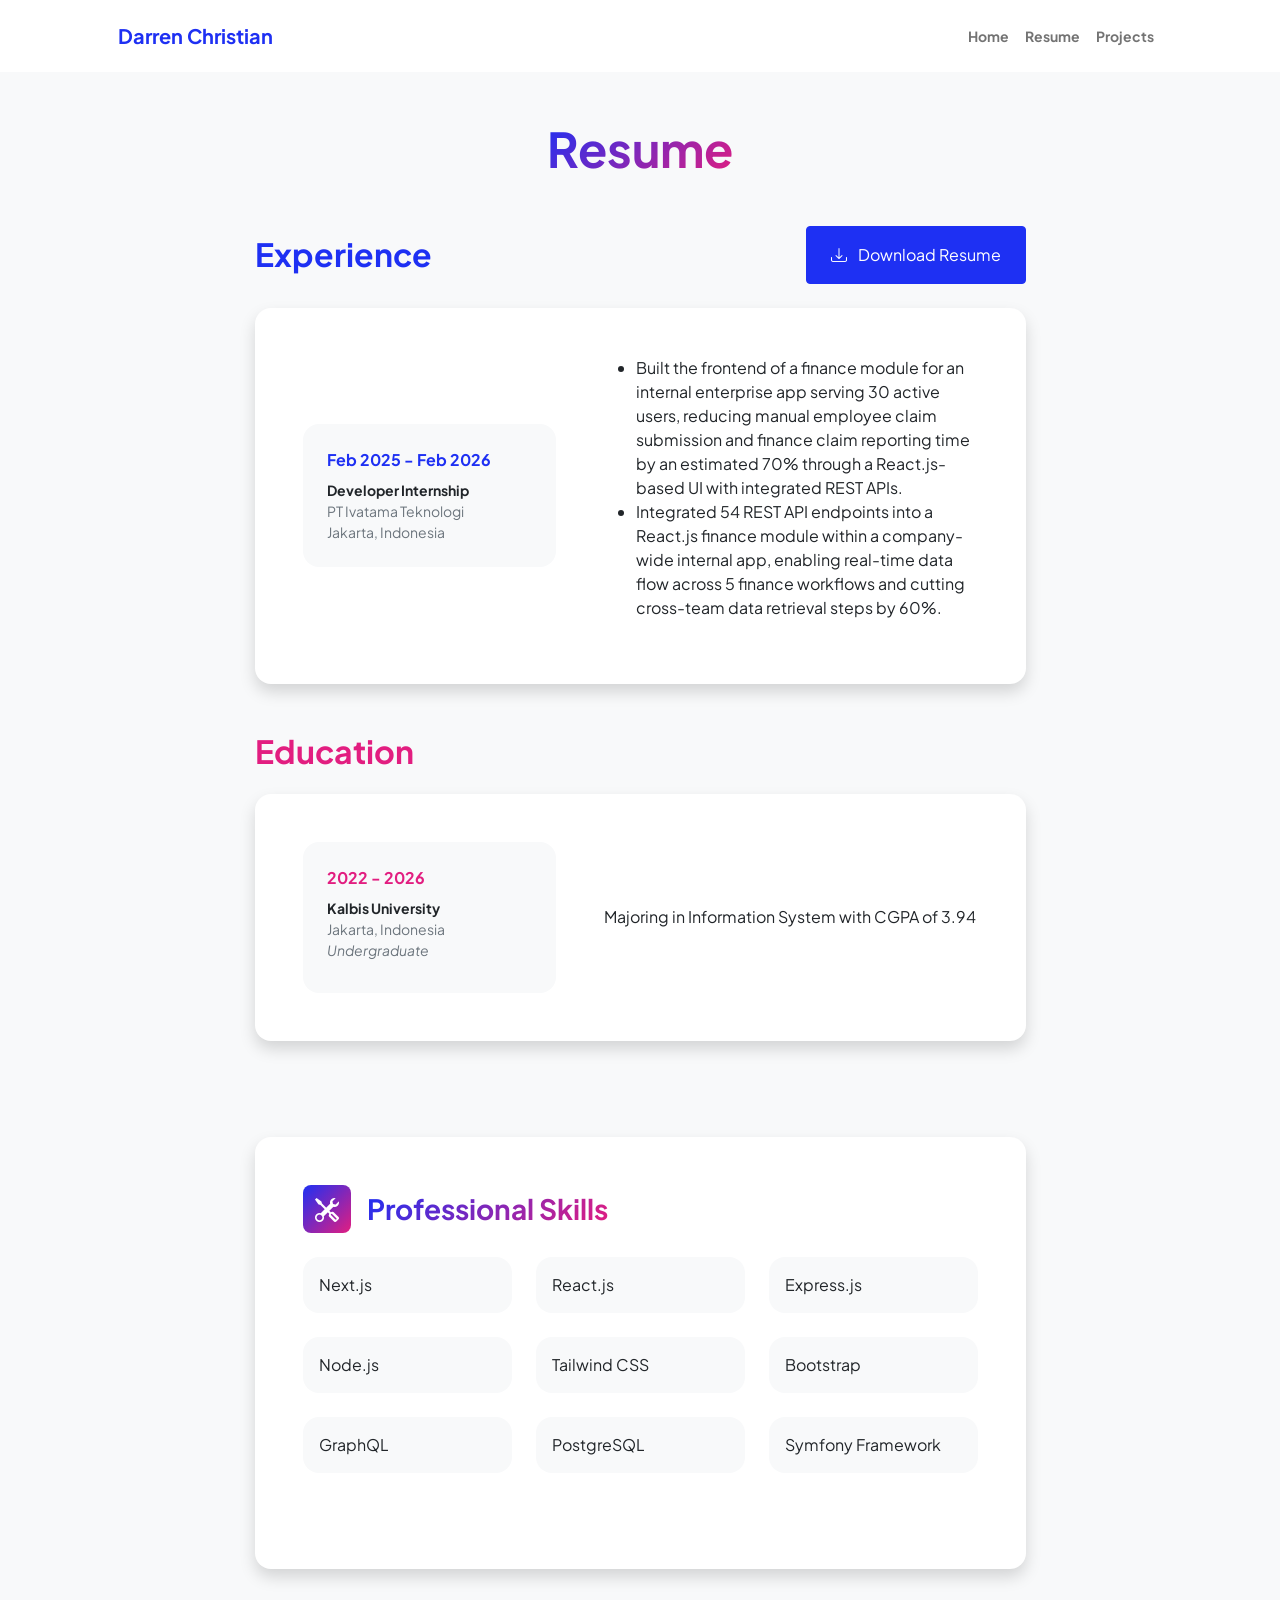
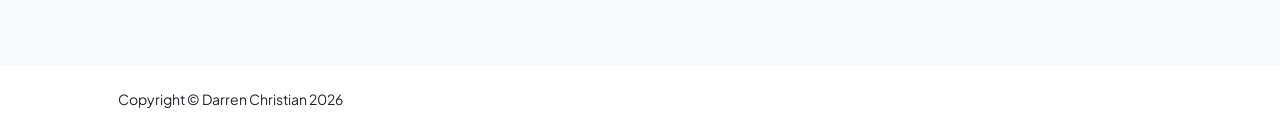
<file: startbootstrap-personal-gh-pages/resume.html>
<!DOCTYPE html>
<html lang="en">
    <head>
        <meta charset="utf-8" />
        <meta name="viewport" content="width=device-width, initial-scale=1, shrink-to-fit=no" />
        <meta name="description" content="" />
        <meta name="author" content="" />
        <title>Darren's Portfolio Website</title>
        <!-- Favicon-->
        <link rel="icon" type="image/x-icon" href="assets/favicon.ico" />
        <!-- Custom Google font-->
        <link rel="preconnect" href="https://fonts.googleapis.com" />
        <link rel="preconnect" href="https://fonts.gstatic.com" crossorigin />
        <link href="https://fonts.googleapis.com/css2?family=Plus+Jakarta+Sans:wght@100;200;300;400;500;600;700;800;900&amp;display=swap" rel="stylesheet" />
        <!-- Bootstrap icons-->
        <link href="https://cdn.jsdelivr.net/npm/bootstrap-icons@1.8.1/font/bootstrap-icons.css" rel="stylesheet" />
        <!-- Core theme CSS (includes Bootstrap)-->
        <link href="css/styles.css" rel="stylesheet" />

        <style>
            .experience-list-mobile {
                display: none;
            }

            @media (max-width: 767.98px) {
                .experience-list-desktop {
                    display: none;
                }

                .experience-list-mobile {
                    display: block;
                    font-size: 0.70rem;
                    line-height: 1.5;
                }

                .experience-list-mobile p {
                    margin-bottom: 1rem;
                }

                .experience-list-mobile p:last-child {
                    margin-bottom: 0;
                }

                .skill-item {
                    font-size: 0.60rem;
                    padding: 0.75rem !important;
                }
            }
        </style>
    </head>
    <body class="d-flex flex-column h-100 bg-light">
        <main class="flex-shrink-0">
            <!-- Navigation-->
            <nav class="navbar navbar-expand-lg navbar-light bg-white py-3">
                <div class="container px-5">
                    <a class="navbar-brand" href="index.html"><span class="fw-bolder text-primary">Darren Christian</span></a>
                    <button class="navbar-toggler" type="button" data-bs-toggle="collapse" data-bs-target="#navbarSupportedContent" aria-controls="navbarSupportedContent" aria-expanded="false" aria-label="Toggle navigation"><span class="navbar-toggler-icon"></span></button>
                    <div class="collapse navbar-collapse" id="navbarSupportedContent">
                        <ul class="navbar-nav ms-auto mb-2 mb-lg-0 small fw-bolder">
                            <li class="nav-item"><a class="nav-link" href="index.html">Home</a></li>
                            <li class="nav-item"><a class="nav-link" href="resume.html">Resume</a></li>
                            <li class="nav-item"><a class="nav-link" href="projects.html">Projects</a></li>
                            <!-- <li class="nav-item"><a class="nav-link" href="contact.html">Contact</a></li> -->
                        </ul>
                    </div>
                </div>
            </nav>
            <!-- Page Content-->
            <div class="container px-5 my-5">
                <div class="text-center mb-5">
                    <h1 class="display-5 fw-bolder mb-0"><span class="text-gradient d-inline">Resume</span></h1>
                </div>
                <div class="row gx-5 justify-content-center">
                    <div class="col-lg-11 col-xl-9 col-xxl-8">
                        <!-- Experience Section-->
                        <section>
                            <div class="d-flex flex-column flex-sm-row align-items-start align-items-sm-center justify-content-between gap-3 mb-4">
                                <h2 class="text-primary fw-bolder mb-0">Experience</h2>
                                <!-- Download resume button-->
                                <!-- Note: Set the link href target to a PDF file within your project-->
                                <a target="_blank" class="btn btn-primary px-3 px-sm-4 py-2 py-sm-3 btn-sm btn-sm-normal" href="https://docs.google.com/document/d/1pB0XvyGUJyuSFY0ydVWvqkS3OUV2uaWLBwPbJA3jP1U/edit?usp=sharing">
                                    <div class="d-inline-block bi bi-download me-2"></div>
                                    Download Resume
                                </a>
                            </div>
                            <!-- Experience Card 1-->
                            <div class="card shadow border-0 rounded-4 mb-5">
                                <div class="card-body p-5">
                                    <div class="row align-items-center gx-5">
                                        <div class="col-lg-5 text-center text-lg-start mb-4 mb-lg-0">
                                            <div class="bg-light p-4 rounded-4">
                                                <div class="text-primary fw-bolder mb-2">Feb 2025 - Feb 2026</div>
                                                <div class="small fw-bolder">Developer Internship</div>
                                                <div class="small text-muted">PT Ivatama Teknologi</div>
                                                <div class="small text-muted">Jakarta, Indonesia</div>
                                            </div>
                                        </div>
                                        <div class="col-lg-7">
                                            <!-- Desktop version -->
                                            <ul class="experience-list-desktop">
                                                <li>
                                                    Built the frontend of a finance module for an internal enterprise app serving 30 active users, reducing manual employee claim submission and finance claim reporting time by an estimated 70% through a React.js-based UI with integrated REST APIs.
                                                </li>
                                                <li>
                                                    Integrated 54 REST API endpoints into a React.js finance module within a company-wide internal app, enabling real-time data flow across 5 finance workflows and cutting cross-team data retrieval steps by 60%.
                                                </li>
                                            </ul>

                                            <!-- Mobile version -->
                                            <div class="experience-list-mobile">
                                                <p>
                                                    Built the frontend of a finance module for an internal enterprise app serving 30 active users, reducing manual employee claim submission and finance claim reporting time by an estimated 70% through a React.js-based UI with integrated REST APIs.
                                                </p>
                                                <p>
                                                    Integrated 54 REST API endpoints into a React.js finance module within a company-wide internal app, enabling real-time data flow across 5 finance workflows and cutting cross-team data retrieval steps by 60%.
                                                </p>
                                            </div>
                                        </div>
                                    </div>
                                </div>
                            </div>
                            <!-- Experience Card 2-->
                            <!-- <div class="card shadow border-0 rounded-4 mb-5">
                                <div class="card-body p-5">
                                    <div class="row align-items-center gx-5">
                                        <div class="col-lg-5 text-center text-lg-start mb-4 mb-lg-0">
                                            <div class="bg-light p-4 rounded-4">
                                                <div class="text-primary fw-bolder mb-2">2017 - 2019</div>
                                                <div class="small fw-bolder">SEM Specialist</div>
                                                <div class="small text-muted">Wayne Enterprises</div>
                                                <div class="small text-muted">Gotham City, NY</div>
                                            </div>
                                        </div>
                                        <div class="col-lg-7"><div>Lorem ipsum dolor sit amet consectetur adipisicing elit. Delectus laudantium, voluptatem quis repellendus eaque sit animi illo ipsam amet officiis corporis sed aliquam non voluptate corrupti excepturi maxime porro fuga.</div></div>
                                    </div>
                                </div>
                            </div> -->
                        </section>
                        <!-- Education Section-->
                        <section>
                            <h2 class="text-secondary fw-bolder mb-4">Education</h2>
                            <!-- Education Card 1-->
                            <div class="card shadow border-0 rounded-4 mb-5">
                                <div class="card-body p-5">
                                    <div class="row align-items-center gx-5">
                                        <div class="col-lg-5 text-center text-lg-start mb-4 mb-lg-0">
                                            <div class="bg-light p-4 rounded-4">
                                                <div class="text-secondary fw-bolder mb-2">2022 - 2026</div>
                                                <div class="mb-2">
                                                    <div class="small fw-bolder">Kalbis University</div>
                                                    <div class="small text-muted">Jakarta, Indonesia</div>
                                                    <div class="small text-muted fst-italic">Undergraduate</div>
                                                </div>
                                                <!-- <div class="fst-italic">
                                                    <div class="small text-muted">Undergraduate</div>
                                                </div> -->
                                            </div>
                                        </div>
                                        <div class="col-lg-7"><div>Majoring in Information System with CGPA of 3.94</div></div>
                                    </div>
                                </div>
                            </div>
                            <!-- Education Card 2-->
                            <!-- <div class="card shadow border-0 rounded-4 mb-5">
                                <div class="card-body p-5">
                                    <div class="row align-items-center gx-5">
                                        <div class="col-lg-5 text-center text-lg-start mb-4 mb-lg-0">
                                            <div class="bg-light p-4 rounded-4">
                                                <div class="text-secondary fw-bolder mb-2">2019 - 2022</div>
                                                <div class="mb-2">
                                                    <div class="small fw-bolder">SMA Don Bosco 1</div>
                                                    <div class="small text-muted">Jakarta, Indonesia</div>
                                                </div>
                                                <div class="fst-italic">
                                                    <div class="small text-muted">High School Diploma</div>
                                                </div>
                                            </div>
                                        </div>
                                        <div class="col-lg-7"><div>Majoring in science</div></div>
                                    </div>
                                </div>
                            </div> -->
                        </section>
                        <!-- Divider-->
                        <div class="pb-5"></div>
                        <!-- Skills Section-->
                        <section>
                            <!-- Skillset Card-->
                            <div class="card shadow border-0 rounded-4 mb-5">
                                <div class="card-body p-5">
                                    <!-- Professional skills list-->
                                    <div class="mb-5">
                                        <div class="d-flex align-items-center mb-4">
                                            <div class="feature bg-primary bg-gradient-primary-to-secondary text-white rounded-3 me-3"><i class="bi bi-tools"></i></div>
                                            <h3 class="fw-bolder mb-0"><span class="text-gradient d-inline">Professional Skills</span></h3>
                                        </div>
                                        <div class="row row-cols-2 row-cols-md-3 g-3 g-md-4 mb-4">
                                            <div class="col">
                                                <div class="d-flex align-items-center bg-light rounded-4 p-3 h-100 skill-item">Next.js</div>
                                            </div>

                                            <div class="col">
                                                <div class="d-flex align-items-center bg-light rounded-4 p-3 h-100 skill-item">React.js</div>
                                            </div>

                                            <div class="col">
                                                <div class="d-flex align-items-center bg-light rounded-4 p-3 h-100 skill-item">Express.js</div>
                                            </div>

                                            <div class="col">
                                                <div class="d-flex align-items-center bg-light rounded-4 p-3 h-100 skill-item">Node.js</div>
                                            </div>

                                            <div class="col">
                                                <div class="d-flex align-items-center bg-light rounded-4 p-3 h-100 skill-item">Tailwind CSS</div>
                                            </div>

                                            <div class="col">
                                                <div class="d-flex align-items-center bg-light rounded-4 p-3 h-100 skill-item">Bootstrap</div>
                                            </div>

                                            <div class="col">
                                                <div class="d-flex align-items-center bg-light rounded-4 p-3 h-100 skill-item">GraphQL</div>
                                            </div>

                                            <div class="col">
                                                <div class="d-flex align-items-center bg-light rounded-4 p-3 h-100 skill-item">PostgreSQL</div>
                                            </div>

                                            <div class="col">
                                                <div class="d-flex align-items-center bg-light rounded-4 p-3 h-100 skill-item">Symfony Framework</div>
                                            </div>
                                        </div>
                                        <!-- <div class="row row-cols-1 row-cols-md-3">
                                            <div class="col mb-4 mb-md-0"><div class="d-flex align-items-center bg-light rounded-4 p-3 h-100">Front-End web development</div></div>
                                            <div class="col mb-4 mb-md-0"><div class="d-flex align-items-center bg-light rounded-4 p-3 h-100">Back-End web development</div></div>
                                            <div class="col"><div class="d-flex align-items-center bg-light rounded-4 p-3 h-100">Figma</div></div>
                                        </div> -->
                                    </div>
                                    <!-- Languages list-->
                                    <!-- <div class="mb-0">
                                        <div class="d-flex align-items-center mb-4">
                                            <div class="feature bg-primary bg-gradient-primary-to-secondary text-white rounded-3 me-3"><i class="bi bi-code-slash"></i></div>
                                            <h3 class="fw-bolder mb-0"><span class="text-gradient d-inline">Languages</span></h3>
                                        </div>
                                        <div class="row row-cols-1 row-cols-md-3 mb-4">
                                            <div class="col mb-4 mb-md-0"><div class="d-flex align-items-center bg-light rounded-4 p-3 h-100">HTML</div></div>
                                            <div class="col mb-4 mb-md-0"><div class="d-flex align-items-center bg-light rounded-4 p-3 h-100">CSS</div></div>
                                            <div class="col"><div class="d-flex align-items-center bg-light rounded-4 p-3 h-100">JavaScript</div></div>
                                        </div>
                                        <div class="row row-cols-1 row-cols-md-3">
                                            <div class="col mb-4 mb-md-0"><div class="d-flex align-items-center bg-light rounded-4 p-3 h-100">PHP</div></div>
                                            <div class="col mb-4 mb-md-0"><div class="d-flex align-items-center bg-light rounded-4 p-3 h-100">MySQL</div></div>
                                            <div class="col"><div class="d-flex align-items-center bg-light rounded-4 p-3 h-100">Node.js</div></div>
                                        </div>
                                    </div> -->
                                </div>
                            </div>
                        </section>
                    </div>
                </div>
            </div>
        </main>
        <!-- Footer-->
        <footer class="bg-white py-4 mt-auto">
            <div class="container px-5">
                <div class="row align-items-center justify-content-between flex-column flex-sm-row">
                    <div class="col-auto"><div class="small m-0">Copyright &copy; Darren Christian 2026</div></div>
                    <div class="col-auto">
                        <!-- <a class="small" href="#!">Privacy</a>
                        <span class="mx-1">&middot;</span>
                        <a class="small" href="#!">Terms</a>
                        <span class="mx-1">&middot;</span>
                        <a class="small" href="#!">Contact</a> -->
                    </div>
                </div>
            </div>
        </footer>
        <!-- Bootstrap core JS-->
        <script src="https://cdn.jsdelivr.net/npm/bootstrap@5.2.3/dist/js/bootstrap.bundle.min.js"></script>
        <!-- Core theme JS-->
        <script src="js/scripts.js"></script>
    </body>
</html>
</file>
